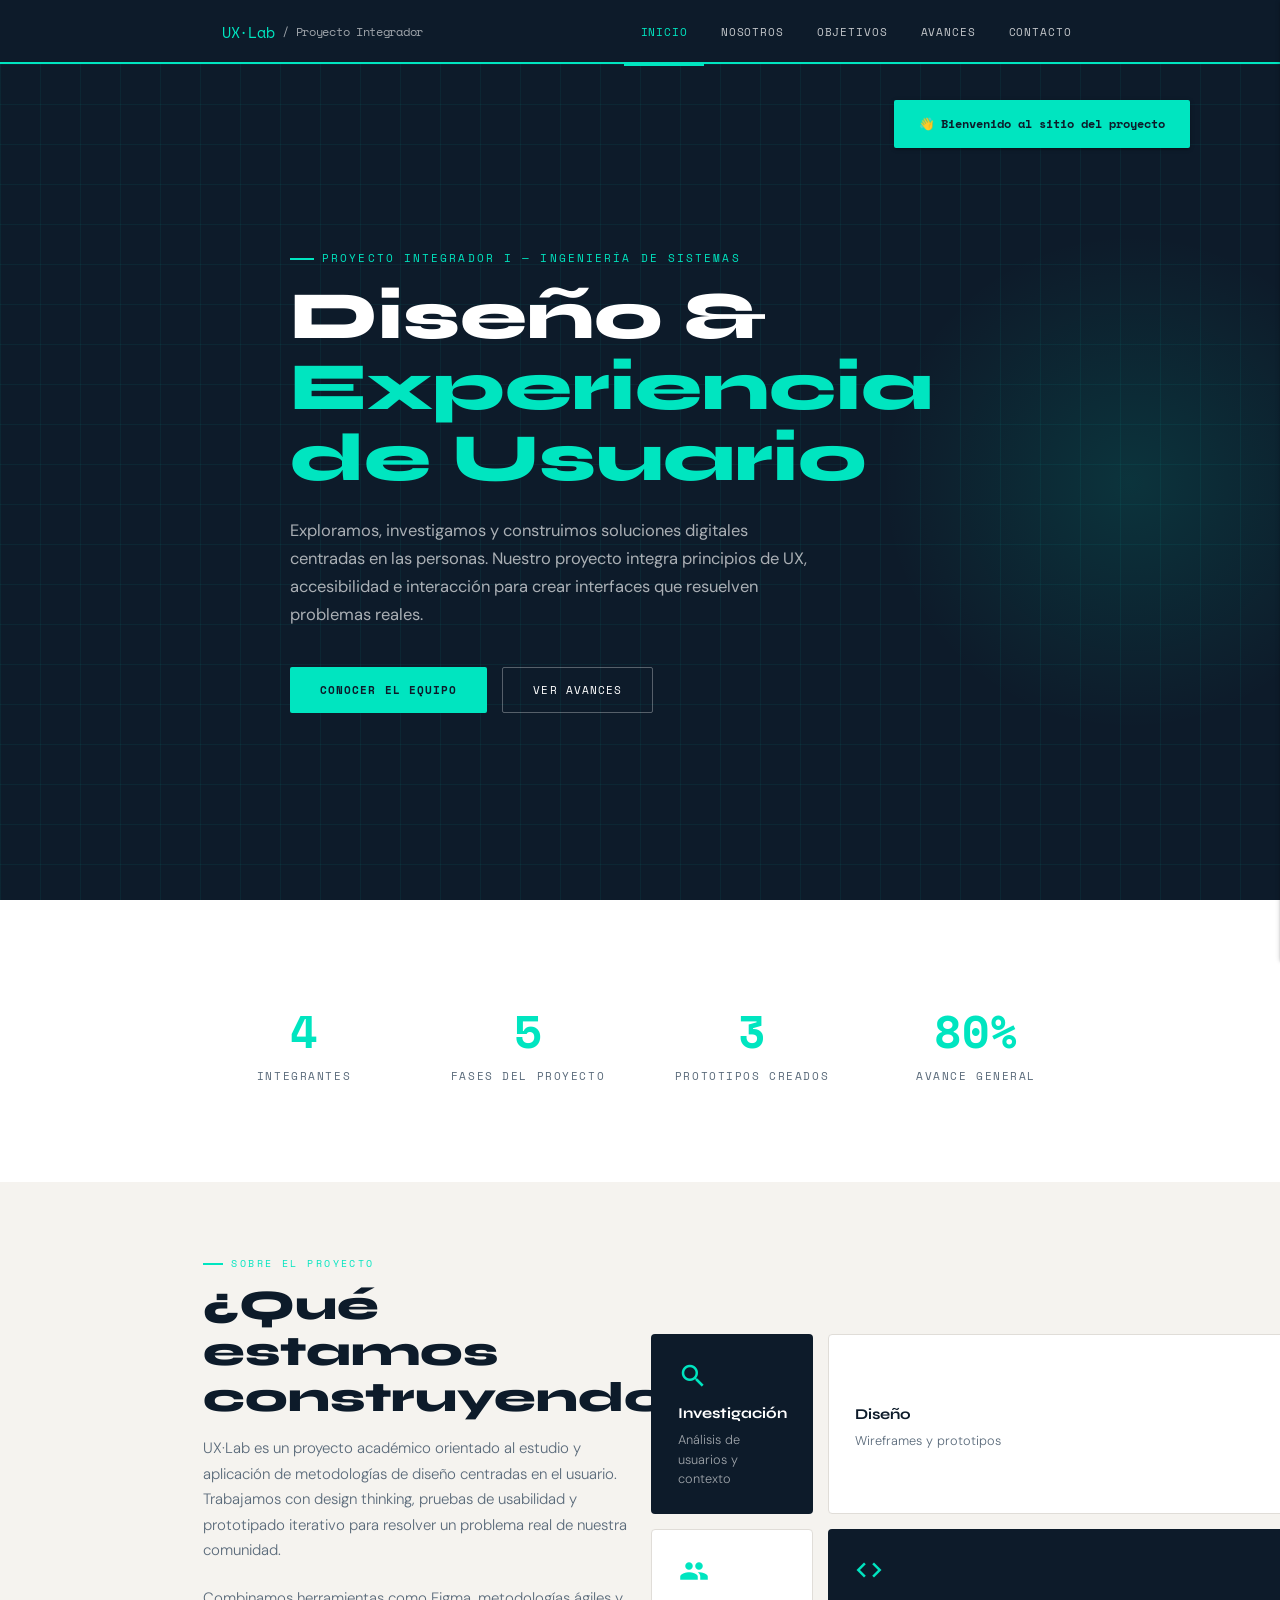
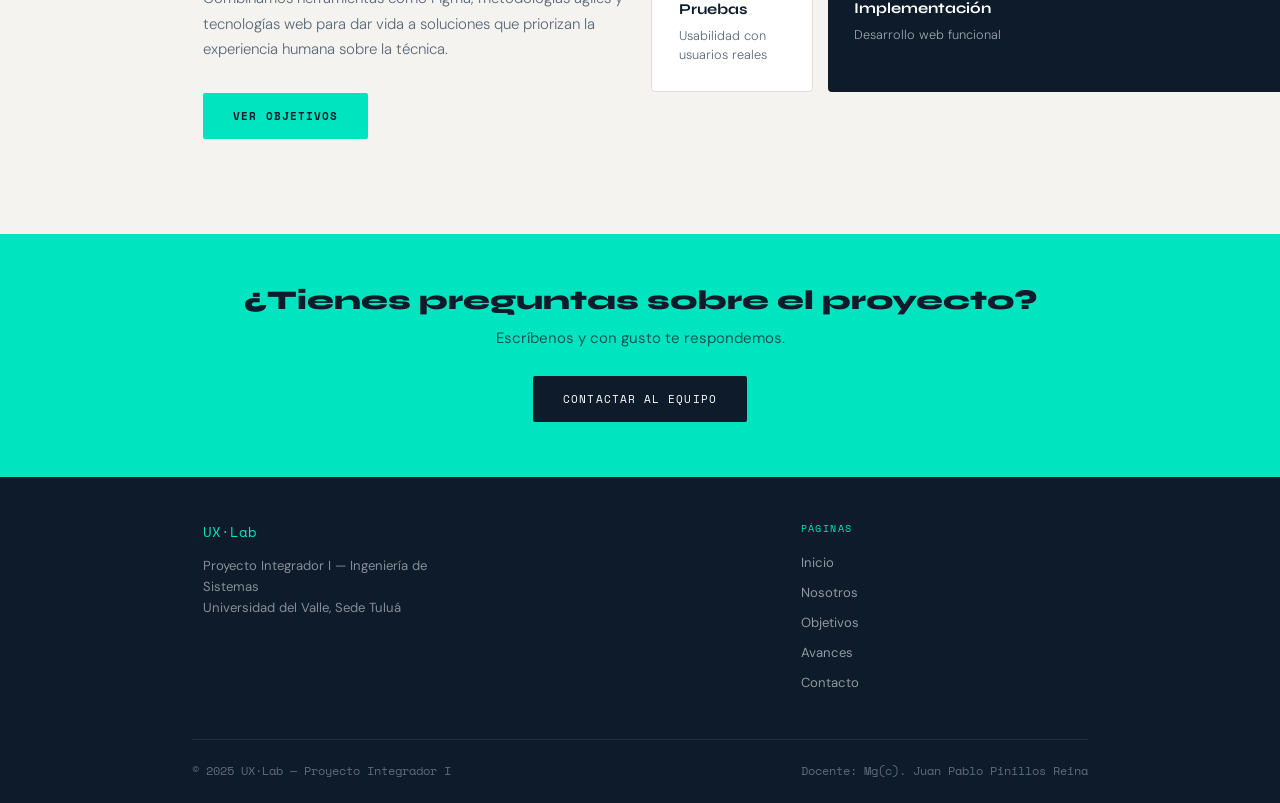
<file: index.html>
<!DOCTYPE html>
<html lang="es">
<head>
  <meta charset="UTF-8" />
  <meta name="viewport" content="width=device-width, initial-scale=1.0" />
  <title>UX·Lab — Proyecto Integrador</title>
  <!-- Materialize CSS -->
  <link rel="stylesheet" href="https://cdnjs.cloudflare.com/ajax/libs/materialize/1.0.0/css/materialize.min.css" />
  <!-- Material Icons -->
  <link href="https://fonts.googleapis.com/icon?family=Material+Icons" rel="stylesheet" />
  <!-- Custom CSS -->
  <link rel="stylesheet" href="css/style.css" />
</head>
<body>

  <!-- ══ NAVBAR ══════════════════════════════════════════════════════════ -->
  <nav>
    <div class="nav-wrapper container">
      <a href="index.html" class="brand-logo">UX·Lab <span>/ Proyecto Integrador</span></a>
      <a href="#" data-target="mobile-nav" class="sidenav-trigger right"><i class="material-icons">menu</i></a>
      <ul class="right hide-on-med-and-down">
        <li><a href="index.html">Inicio</a></li>
        <li><a href="nosotros.html">Nosotros</a></li>
        <li><a href="objetivos.html">Objetivos</a></li>
        <li><a href="avances.html">Avances</a></li>
        <li><a href="contacto.html">Contacto</a></li>
      </ul>
    </div>
  </nav>

  <!-- Sidenav mobile -->
  <ul class="sidenav" id="mobile-nav">
    <li><a href="index.html"><i class="material-icons">home</i>Inicio</a></li>
    <li><a href="nosotros.html"><i class="material-icons">group</i>Nosotros</a></li>
    <li><a href="objetivos.html"><i class="material-icons">flag</i>Objetivos</a></li>
    <li><a href="avances.html"><i class="material-icons">timeline</i>Avances</a></li>
    <li><a href="contacto.html"><i class="material-icons">mail</i>Contacto</a></li>
  </ul>

  <!-- ══ HERO ════════════════════════════════════════════════════════════ -->
  <section class="hero">
    <div class="hero-bg-grid"></div>
    <div class="hero-accent-circle"></div>
    <div class="hero-content container">
      <div class="hero-tag">Proyecto Integrador I — Ingeniería de Sistemas</div>
      <h1>
        Diseño &amp;
        <span class="highlight">Experiencia de Usuario</span>
      </h1>
      <p>
        Exploramos, investigamos y construimos soluciones digitales centradas en las personas.
        Nuestro proyecto integra principios de UX, accesibilidad e interacción para crear
        interfaces que resuelven problemas reales.
      </p>
      <div class="hero-cta">
        <a href="nosotros.html" class="btn btn-primary-custom waves-effect">Conocer el equipo</a>
        <a href="avances.html" class="btn btn-outline-custom waves-effect">Ver avances</a>
      </div>
    </div>
  </section>

  <!-- ══ STATS ════════════════════════════════════════════════════════════ -->
  <section class="section-block white">
    <div class="container">
      <div class="row" style="margin-bottom:0;">
        <div class="col s12 m3 center-align fade-in">
          <div style="padding:1.5rem 0;">
            <div class="stat-number" data-target="4" data-suffix="" style="font-family:'Space Mono',monospace;font-size:3rem;font-weight:700;color:var(--accent);">0</div>
            <div style="font-family:'Space Mono',monospace;font-size:0.7rem;letter-spacing:.15em;text-transform:uppercase;color:var(--text-muted);margin-top:.25rem;">Integrantes</div>
          </div>
        </div>
        <div class="col s12 m3 center-align fade-in fade-in-delay-1">
          <div style="padding:1.5rem 0;">
            <div class="stat-number" data-target="5" data-suffix="" style="font-family:'Space Mono',monospace;font-size:3rem;font-weight:700;color:var(--accent);">0</div>
            <div style="font-family:'Space Mono',monospace;font-size:0.7rem;letter-spacing:.15em;text-transform:uppercase;color:var(--text-muted);margin-top:.25rem;">Fases del proyecto</div>
          </div>
        </div>
        <div class="col s12 m3 center-align fade-in fade-in-delay-2">
          <div style="padding:1.5rem 0;">
            <div class="stat-number" data-target="3" data-suffix="" style="font-family:'Space Mono',monospace;font-size:3rem;font-weight:700;color:var(--accent);">0</div>
            <div style="font-family:'Space Mono',monospace;font-size:0.7rem;letter-spacing:.15em;text-transform:uppercase;color:var(--text-muted);margin-top:.25rem;">Prototipos creados</div>
          </div>
        </div>
        <div class="col s12 m3 center-align fade-in fade-in-delay-3">
          <div style="padding:1.5rem 0;">
            <div class="stat-number" data-target="80" data-suffix="%" style="font-family:'Space Mono',monospace;font-size:3rem;font-weight:700;color:var(--accent);">0</div>
            <div style="font-family:'Space Mono',monospace;font-size:0.7rem;letter-spacing:.15em;text-transform:uppercase;color:var(--text-muted);margin-top:.25rem;">Avance general</div>
          </div>
        </div>
      </div>
    </div>
  </section>

  <!-- ══ ABOUT BRIEF ══════════════════════════════════════════════════════ -->
  <section class="section-block light">
    <div class="container">
      <div class="row valign-wrapper">
        <div class="col s12 m6 fade-in">
          <div class="section-label">Sobre el proyecto</div>
          <h2 class="section-title">¿Qué estamos construyendo?</h2>
          <p style="color:var(--text-muted);line-height:1.7;margin-bottom:1.5rem;">
            UX·Lab es un proyecto académico orientado al estudio y aplicación de metodologías
            de diseño centradas en el usuario. Trabajamos con design thinking, pruebas de
            usabilidad y prototipado iterativo para resolver un problema real de nuestra comunidad.
          </p>
          <p style="color:var(--text-muted);line-height:1.7;margin-bottom:2rem;">
            Combinamos herramientas como Figma, metodologías ágiles y tecnologías web para
            dar vida a soluciones que priorizan la experiencia humana sobre la técnica.
          </p>
          <a href="objetivos.html" class="btn btn-primary-custom waves-effect">Ver objetivos</a>
        </div>
        <div class="col s12 m6 fade-in fade-in-delay-2">
          <div style="display:grid;grid-template-columns:1fr 1fr;gap:1rem;margin-top:2rem;">
            <div style="background:var(--primary);border-radius:4px;padding:1.75rem;color:white;">
              <i class="material-icons" style="color:var(--accent);font-size:2rem;display:block;margin-bottom:.75rem;">search</i>
              <div style="font-family:'Syne',sans-serif;font-weight:700;margin-bottom:.4rem;">Investigación</div>
              <p style="font-size:.85rem;color:rgba(255,255,255,.6);margin:0;line-height:1.5;">Análisis de usuarios y contexto</p>
            </div>
            <div style="background:var(--card-bg);border:1px solid var(--border);border-radius:4px;padding:1.75rem;">
              <i class="material-icons" style="color:var(--accent);font-size:2rem;display:block;margin-bottom:.75rem;">design_services</i>
              <div style="font-family:'Syne',sans-serif;font-weight:700;margin-bottom:.4rem;">Diseño</div>
              <p style="font-size:.85rem;color:var(--text-muted);margin:0;line-height:1.5;">Wireframes y prototipos</p>
            </div>
            <div style="background:var(--card-bg);border:1px solid var(--border);border-radius:4px;padding:1.75rem;">
              <i class="material-icons" style="color:var(--accent);font-size:2rem;display:block;margin-bottom:.75rem;">people</i>
              <div style="font-family:'Syne',sans-serif;font-weight:700;margin-bottom:.4rem;">Pruebas</div>
              <p style="font-size:.85rem;color:var(--text-muted);margin:0;line-height:1.5;">Usabilidad con usuarios reales</p>
            </div>
            <div style="background:var(--primary);border-radius:4px;padding:1.75rem;color:white;">
              <i class="material-icons" style="color:var(--accent);font-size:2rem;display:block;margin-bottom:.75rem;">code</i>
              <div style="font-family:'Syne',sans-serif;font-weight:700;margin-bottom:.4rem;">Implementación</div>
              <p style="font-size:.85rem;color:rgba(255,255,255,.6);margin:0;line-height:1.5;">Desarrollo web funcional</p>
            </div>
          </div>
        </div>
      </div>
    </div>
  </section>

  <!-- ══ CTA BAND ═════════════════════════════════════════════════════════ -->
  <section style="background:var(--accent);padding:3.5rem 0;">
    <div class="container center-align">
      <h3 style="font-family:'Syne',sans-serif;font-weight:800;color:var(--primary);margin:0 0 .75rem;font-size:1.8rem;">¿Tienes preguntas sobre el proyecto?</h3>
      <p style="color:rgba(13,27,42,.7);margin:0 0 1.75rem;font-size:1rem;">Escríbenos y con gusto te respondemos.</p>
      <a href="contacto.html" class="btn waves-effect" style="background:var(--primary);color:white;font-family:'Space Mono',monospace;font-size:.72rem;letter-spacing:.1em;text-transform:uppercase;border-radius:2px;box-shadow:none;padding:0 2rem;height:46px;line-height:46px;">Contactar al equipo</a>
    </div>
  </section>

  <!-- ══ FOOTER ═══════════════════════════════════════════════════════════ -->
  <footer>
    <div class="container">
      <div class="row">
        <div class="col s12 m4">
          <div class="footer-brand">UX·Lab</div>
          <p class="footer-desc">Proyecto Integrador I — Ingeniería de Sistemas<br>Universidad del Valle, Sede Tuluá</p>
        </div>
        <div class="col s12 m4 offset-m4">
          <div class="footer-label">Páginas</div>
          <ul class="footer-links">
            <li><a href="index.html">Inicio</a></li>
            <li><a href="nosotros.html">Nosotros</a></li>
            <li><a href="objetivos.html">Objetivos</a></li>
            <li><a href="avances.html">Avances</a></li>
            <li><a href="contacto.html">Contacto</a></li>
          </ul>
        </div>
      </div>
      <div class="footer-bottom">
        <span>© 2025 UX·Lab — Proyecto Integrador I</span>
        <span>Docente: Mg(c). Juan Pablo Pinillos Reina</span>
      </div>
    </div>
  </footer>

  <!-- Materialize JS -->
  <script src="https://cdnjs.cloudflare.com/ajax/libs/materialize/1.0.0/js/materialize.min.js"></script>
  <script src="js/main.js"></script>
</body>
</html>
</file>
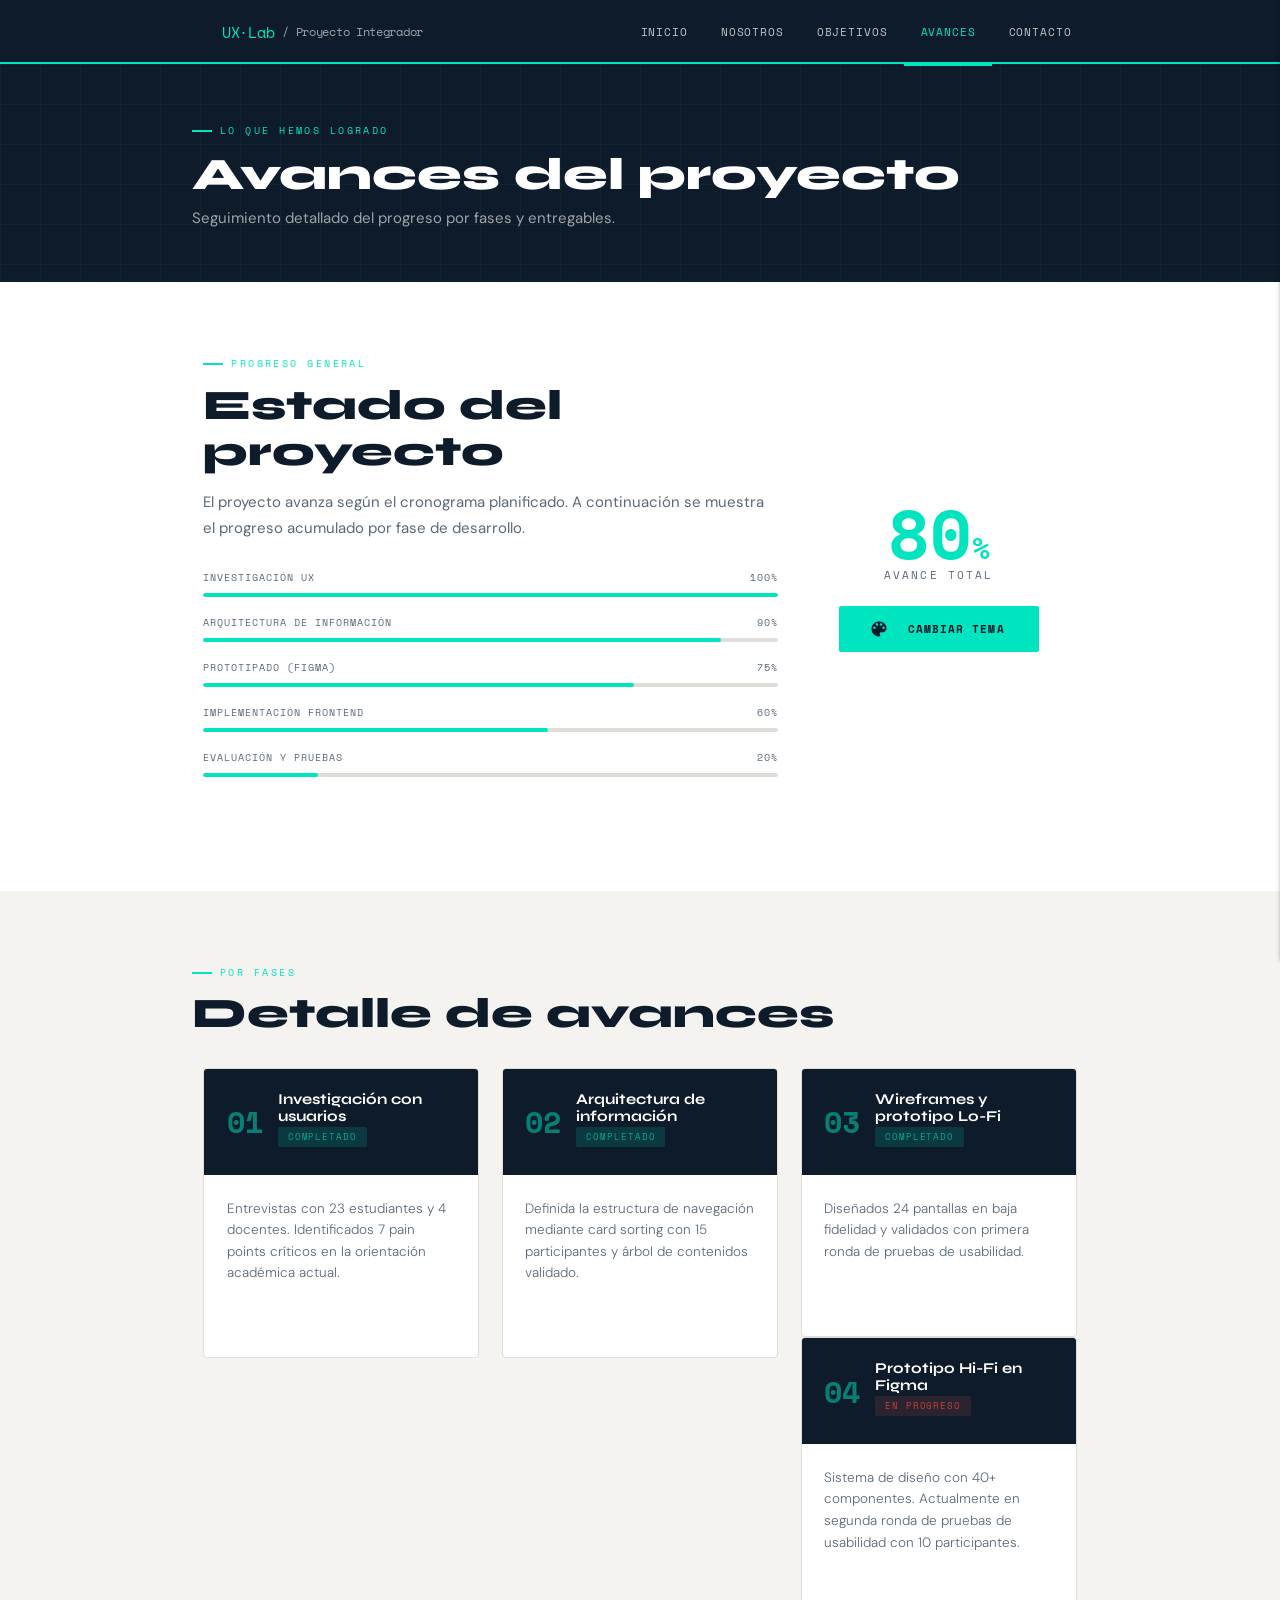
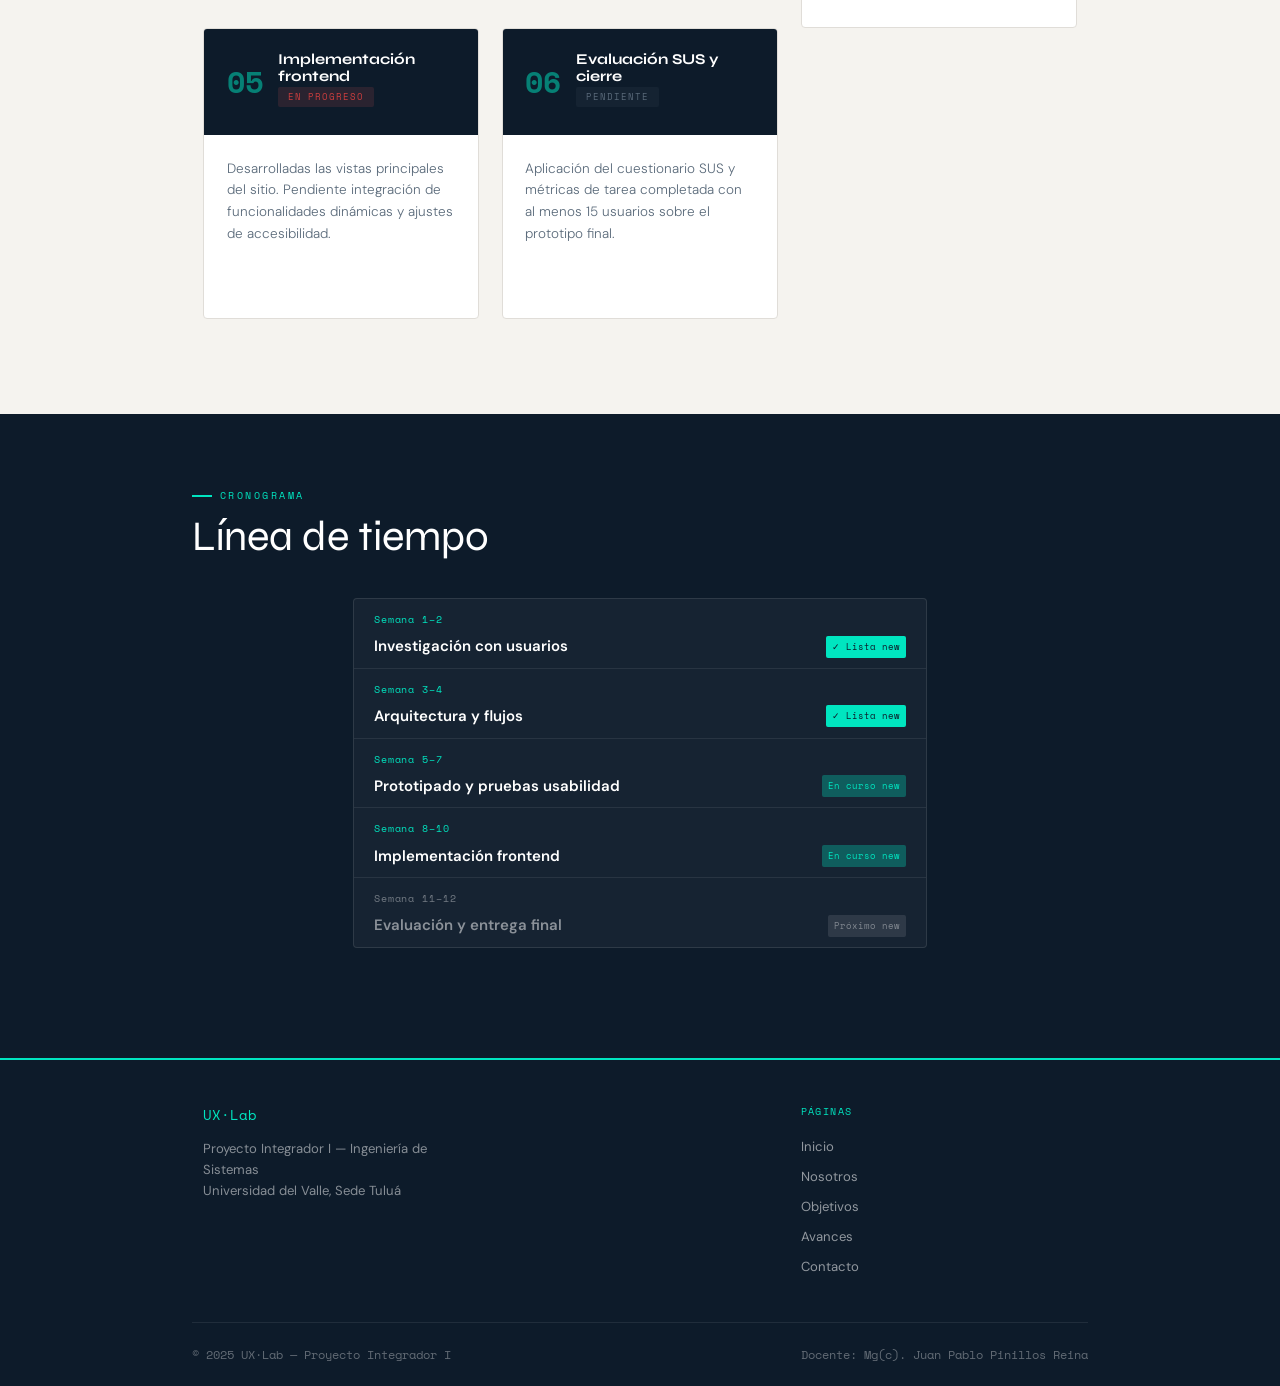
<file: avances.html>
<!DOCTYPE html>
<html lang="es">
<head>
  <meta charset="UTF-8" />
  <meta name="viewport" content="width=device-width, initial-scale=1.0" />
  <title>Avances — UX·Lab</title>
  <link rel="stylesheet" href="https://cdnjs.cloudflare.com/ajax/libs/materialize/1.0.0/css/materialize.min.css" />
  <link href="https://fonts.googleapis.com/icon?family=Material+Icons" rel="stylesheet" />
  <link rel="stylesheet" href="css/style.css" />
</head>
<body>

  <!-- ══ NAVBAR ══════════════════════════════════════════════════════════ -->
  <nav>
    <div class="nav-wrapper container">
      <a href="index.html" class="brand-logo">UX·Lab <span>/ Proyecto Integrador</span></a>
      <a href="#" data-target="mobile-nav" class="sidenav-trigger right"><i class="material-icons">menu</i></a>
      <ul class="right hide-on-med-and-down">
        <li><a href="index.html">Inicio</a></li>
        <li><a href="nosotros.html">Nosotros</a></li>
        <li><a href="objetivos.html">Objetivos</a></li>
        <li><a href="avances.html">Avances</a></li>
        <li><a href="contacto.html">Contacto</a></li>
      </ul>
    </div>
  </nav>
  <ul class="sidenav" id="mobile-nav">
    <li><a href="index.html"><i class="material-icons">home</i>Inicio</a></li>
    <li><a href="nosotros.html"><i class="material-icons">group</i>Nosotros</a></li>
    <li><a href="objetivos.html"><i class="material-icons">flag</i>Objetivos</a></li>
    <li><a href="avances.html"><i class="material-icons">timeline</i>Avances</a></li>
    <li><a href="contacto.html"><i class="material-icons">mail</i>Contacto</a></li>
  </ul>

  <!-- ══ PAGE HERO ════════════════════════════════════════════════════════ -->
  <section class="page-hero">
    <div class="container">
      <div class="section-label" style="position:relative;z-index:1;">Lo que hemos logrado</div>
      <h1>Avances del proyecto</h1>
      <p>Seguimiento detallado del progreso por fases y entregables.</p>
    </div>
  </section>

  <!-- ══ PROGRESO GLOBAL ══════════════════════════════════════════════════ -->
  <section class="section-block white">
    <div class="container">
      <div class="row valign-wrapper">
        <div class="col s12 m8 fade-in">
          <div class="section-label">Progreso general</div>
          <h2 class="section-title">Estado del proyecto</h2>
          <p style="color:var(--text-muted);line-height:1.7;margin-bottom:2rem;">
            El proyecto avanza según el cronograma planificado. A continuación se muestra
            el progreso acumulado por fase de desarrollo.
          </p>
          <div style="margin-bottom:1.25rem;">
            <div class="progress-label"><span>Investigación UX</span><span>100%</span></div>
            <div class="progress"><div class="determinate" style="width:100%"></div></div>
          </div>
          <div style="margin-bottom:1.25rem;">
            <div class="progress-label"><span>Arquitectura de información</span><span>90%</span></div>
            <div class="progress"><div class="determinate" style="width:90%"></div></div>
          </div>
          <div style="margin-bottom:1.25rem;">
            <div class="progress-label"><span>Prototipado (Figma)</span><span>75%</span></div>
            <div class="progress"><div class="determinate" style="width:75%"></div></div>
          </div>
          <div style="margin-bottom:1.25rem;">
            <div class="progress-label"><span>Implementación frontend</span><span>60%</span></div>
            <div class="progress"><div class="determinate" style="width:60%"></div></div>
          </div>
          <div style="margin-bottom:1.25rem;">
            <div class="progress-label"><span>Evaluación y pruebas</span><span>20%</span></div>
            <div class="progress"><div class="determinate" style="width:20%"></div></div>
          </div>
        </div>
        <div class="col s12 m4 center-align fade-in fade-in-delay-2">
          <div style="font-family:'Space Mono',monospace;font-size:4.5rem;font-weight:700;color:var(--accent);line-height:1;">80<span style="font-size:2rem;">%</span></div>
          <div style="font-family:'Space Mono',monospace;font-size:.7rem;letter-spacing:.2em;text-transform:uppercase;color:var(--text-muted);">Avance total</div>
          <div style="margin-top:1.5rem;">
            <!-- Botón con interacción JS: cambiar color de fondo -->
            <button id="toggle-color-btn" class="btn btn-primary-custom waves-effect" style="display:block;margin:0 auto;width:100%;max-width:200px;">
              <i class="material-icons left">palette</i>Cambiar tema
            </button>
          </div>
        </div>
      </div>
    </div>
  </section>

  <!-- ══ CARDS DE AVANCES ══════════════════════════════════════════════════ -->
  <section class="section-block light" id="avances-section">
    <div class="container">
      <div class="section-label fade-in">Por fases</div>
      <h2 class="section-title fade-in">Detalle de avances</h2>

      <!-- Materialize Grid System -->
      <div class="row" style="margin-top:2rem;">

        <!-- Avance 1 -->
        <div class="col s12 m6 l4 fade-in">
          <div class="avance-card">
            <div class="avance-card-header">
              <div class="avance-number">01</div>
              <div>
                <h5>Investigación con usuarios</h5>
                <span class="tag-badge tag-done">Completado</span>
              </div>
            </div>
            <div class="avance-card-body">
              <p>Entrevistas con 23 estudiantes y 4 docentes. Identificados 7 pain points críticos en la orientación académica actual.</p>
              <div id="detail-1" style="display:none;">
                <p style="border-top:1px solid var(--border);padding-top:1rem;margin-top:1rem;">
                  <strong>Entregables:</strong> Informe de investigación (18 pág.), mapa de empatía, 5 personas primarias, journey map principal.
                </p>
                <p><strong>Herramientas:</strong> Formularios Google, Notion, Miro.</p>
              </div>
              <button class="btn btn-outline-custom waves-effect toggle-detail-btn" data-target="detail-1" style="font-size:.65rem;height:36px;line-height:34px;padding:0 1rem;">Ver detalle</button>
            </div>
          </div>
        </div>

        <!-- Avance 2 -->
        <div class="col s12 m6 l4 fade-in fade-in-delay-1">
          <div class="avance-card">
            <div class="avance-card-header">
              <div class="avance-number">02</div>
              <div>
                <h5>Arquitectura de información</h5>
                <span class="tag-badge tag-done">Completado</span>
              </div>
            </div>
            <div class="avance-card-body">
              <p>Definida la estructura de navegación mediante card sorting con 15 participantes y árbol de contenidos validado.</p>
              <div id="detail-2" style="display:none;">
                <p style="border-top:1px solid var(--border);padding-top:1rem;margin-top:1rem;">
                  <strong>Entregables:</strong> Mapa de sitio, flujos de usuario para 3 tareas principales, taxonomía de contenidos.
                </p>
                <p><strong>Herramientas:</strong> Optimal Workshop, Figma FigJam.</p>
              </div>
              <button class="btn btn-outline-custom waves-effect toggle-detail-btn" data-target="detail-2" style="font-size:.65rem;height:36px;line-height:34px;padding:0 1rem;">Ver detalle</button>
            </div>
          </div>
        </div>

        <!-- Avance 3 -->
        <div class="col s12 m6 l4 fade-in fade-in-delay-2">
          <div class="avance-card">
            <div class="avance-card-header">
              <div class="avance-number">03</div>
              <div>
                <h5>Wireframes y prototipo Lo-Fi</h5>
                <span class="tag-badge tag-done">Completado</span>
              </div>
            </div>
            <div class="avance-card-body">
              <p>Diseñados 24 pantallas en baja fidelidad y validados con primera ronda de pruebas de usabilidad.</p>
              <div id="detail-3" style="display:none;">
                <p style="border-top:1px solid var(--border);padding-top:1rem;margin-top:1rem;">
                  <strong>Entregables:</strong> 24 wireframes, reporte de pruebas (8 participantes), lista de mejoras priorizadas.
                </p>
                <p><strong>Herramientas:</strong> Figma, Maze.</p>
              </div>
              <button class="btn btn-outline-custom waves-effect toggle-detail-btn" data-target="detail-3" style="font-size:.65rem;height:36px;line-height:34px;padding:0 1rem;">Ver detalle</button>
            </div>
          </div>
        </div>

        <!-- Avance 4 -->
        <div class="col s12 m6 l4 fade-in fade-in-delay-1">
          <div class="avance-card">
            <div class="avance-card-header">
              <div class="avance-number">04</div>
              <div>
                <h5>Prototipo Hi-Fi en Figma</h5>
                <span class="tag-badge tag-progress">En progreso</span>
              </div>
            </div>
            <div class="avance-card-body">
              <p>Sistema de diseño con 40+ componentes. Actualmente en segunda ronda de pruebas de usabilidad con 10 participantes.</p>
              <div id="detail-4" style="display:none;">
                <p style="border-top:1px solid var(--border);padding-top:1rem;margin-top:1rem;">
                  <strong>Pendiente:</strong> Finalizar pantallas de perfil y notificaciones. Aplicar correcciones ronda 2.
                </p>
                <p><strong>Herramientas:</strong> Figma, Design Tokens, Auto Layout.</p>
              </div>
              <button class="btn btn-outline-custom waves-effect toggle-detail-btn" data-target="detail-4" style="font-size:.65rem;height:36px;line-height:34px;padding:0 1rem;">Ver detalle</button>
            </div>
          </div>
        </div>

        <!-- Avance 5 -->
        <div class="col s12 m6 l4 fade-in fade-in-delay-2">
          <div class="avance-card">
            <div class="avance-card-header">
              <div class="avance-number">05</div>
              <div>
                <h5>Implementación frontend</h5>
                <span class="tag-badge tag-progress">En progreso</span>
              </div>
            </div>
            <div class="avance-card-body">
              <p>Desarrolladas las vistas principales del sitio. Pendiente integración de funcionalidades dinámicas y ajustes de accesibilidad.</p>
              <div id="detail-5" style="display:none;">
                <p style="border-top:1px solid var(--border);padding-top:1rem;margin-top:1rem;">
                  <strong>Completado:</strong> Home, perfil, listado de servicios. <br>
                  <strong>Pendiente:</strong> Buscador, notificaciones, formulario de citas.
                </p>
                <p><strong>Tecnologías:</strong> HTML5, CSS3, JS, Materialize.</p>
              </div>
              <button class="btn btn-outline-custom waves-effect toggle-detail-btn" data-target="detail-5" style="font-size:.65rem;height:36px;line-height:34px;padding:0 1rem;">Ver detalle</button>
            </div>
          </div>
        </div>

        <!-- Avance 6 -->
        <div class="col s12 m6 l4 fade-in fade-in-delay-3">
          <div class="avance-card">
            <div class="avance-card-header">
              <div class="avance-number">06</div>
              <div>
                <h5>Evaluación SUS y cierre</h5>
                <span class="tag-badge tag-pending">Pendiente</span>
              </div>
            </div>
            <div class="avance-card-body">
              <p>Aplicación del cuestionario SUS y métricas de tarea completada con al menos 15 usuarios sobre el prototipo final.</p>
              <div id="detail-6" style="display:none;">
                <p style="border-top:1px solid var(--border);padding-top:1rem;margin-top:1rem;">
                  <strong>Meta:</strong> SUS ≥ 70 puntos. Tasa de éxito en tareas ≥ 80%. Informe final de 25+ páginas.
                </p>
              </div>
              <button class="btn btn-outline-custom waves-effect toggle-detail-btn" data-target="detail-6" style="font-size:.65rem;height:36px;line-height:34px;padding:0 1rem;">Ver detalle</button>
            </div>
          </div>
        </div>

      </div><!-- end row -->
    </div>
  </section>

  <!-- ══ COLLECTIONS — Timeline ═══════════════════════════════════════════ -->
  <section class="section-block dark">
    <div class="container">
      <div class="section-label fade-in">Cronograma</div>
      <h2 class="section-title light fade-in">Línea de tiempo</h2>
      <div class="row" style="margin-top:2rem;">
        <div class="col s12 m8 offset-m2 fade-in">
          <ul class="collection" style="border:1px solid rgba(255,255,255,.1);border-radius:4px;background:rgba(255,255,255,.04);">
            <li class="collection-item" style="background:transparent;border-bottom:1px solid rgba(255,255,255,.08);">
              <span style="font-family:'Space Mono',monospace;font-size:.65rem;color:var(--accent);letter-spacing:.1em;display:block;margin-bottom:.25rem;">Semana 1–2</span>
              <span style="color:white;font-weight:600;">Investigación con usuarios</span>
              <span class="badge new" style="background:var(--accent);color:var(--primary);font-family:'Space Mono',monospace;font-size:.6rem;border-radius:2px;">✓ Lista</span>
            </li>
            <li class="collection-item" style="background:transparent;border-bottom:1px solid rgba(255,255,255,.08);">
              <span style="font-family:'Space Mono',monospace;font-size:.65rem;color:var(--accent);letter-spacing:.1em;display:block;margin-bottom:.25rem;">Semana 3–4</span>
              <span style="color:white;font-weight:600;">Arquitectura y flujos</span>
              <span class="badge new" style="background:var(--accent);color:var(--primary);font-family:'Space Mono',monospace;font-size:.6rem;border-radius:2px;">✓ Lista</span>
            </li>
            <li class="collection-item" style="background:transparent;border-bottom:1px solid rgba(255,255,255,.08);">
              <span style="font-family:'Space Mono',monospace;font-size:.65rem;color:var(--accent);letter-spacing:.1em;display:block;margin-bottom:.25rem;">Semana 5–7</span>
              <span style="color:white;font-weight:600;">Prototipado y pruebas usabilidad</span>
              <span class="badge new" style="background:rgba(0,229,192,.3);color:var(--accent);font-family:'Space Mono',monospace;font-size:.6rem;border-radius:2px;">En curso</span>
            </li>
            <li class="collection-item" style="background:transparent;border-bottom:1px solid rgba(255,255,255,.08);">
              <span style="font-family:'Space Mono',monospace;font-size:.65rem;color:var(--accent);letter-spacing:.1em;display:block;margin-bottom:.25rem;">Semana 8–10</span>
              <span style="color:white;font-weight:600;">Implementación frontend</span>
              <span class="badge new" style="background:rgba(0,229,192,.3);color:var(--accent);font-family:'Space Mono',monospace;font-size:.6rem;border-radius:2px;">En curso</span>
            </li>
            <li class="collection-item" style="background:transparent;">
              <span style="font-family:'Space Mono',monospace;font-size:.65rem;color:rgba(255,255,255,.4);letter-spacing:.1em;display:block;margin-bottom:.25rem;">Semana 11–12</span>
              <span style="color:rgba(255,255,255,.5);font-weight:600;">Evaluación y entrega final</span>
              <span class="badge new" style="background:rgba(255,255,255,.1);color:rgba(255,255,255,.4);font-family:'Space Mono',monospace;font-size:.6rem;border-radius:2px;">Próximo</span>
            </li>
          </ul>
        </div>
      </div>
    </div>
  </section>

  <!-- ══ FOOTER ═══════════════════════════════════════════════════════════ -->
  <footer>
    <div class="container">
      <div class="row">
        <div class="col s12 m4">
          <div class="footer-brand">UX·Lab</div>
          <p class="footer-desc">Proyecto Integrador I — Ingeniería de Sistemas<br>Universidad del Valle, Sede Tuluá</p>
        </div>
        <div class="col s12 m4 offset-m4">
          <div class="footer-label">Páginas</div>
          <ul class="footer-links">
            <li><a href="index.html">Inicio</a></li>
            <li><a href="nosotros.html">Nosotros</a></li>
            <li><a href="objetivos.html">Objetivos</a></li>
            <li><a href="avances.html">Avances</a></li>
            <li><a href="contacto.html">Contacto</a></li>
          </ul>
        </div>
      </div>
      <div class="footer-bottom">
        <span>© 2025 UX·Lab — Proyecto Integrador I</span>
        <span>Docente: Mg(c). Juan Pablo Pinillos Reina</span>
      </div>
    </div>
  </footer>

  <script src="https://cdnjs.cloudflare.com/ajax/libs/materialize/1.0.0/js/materialize.min.js"></script>
  <script src="js/main.js"></script>
</body>
</html>
</file>
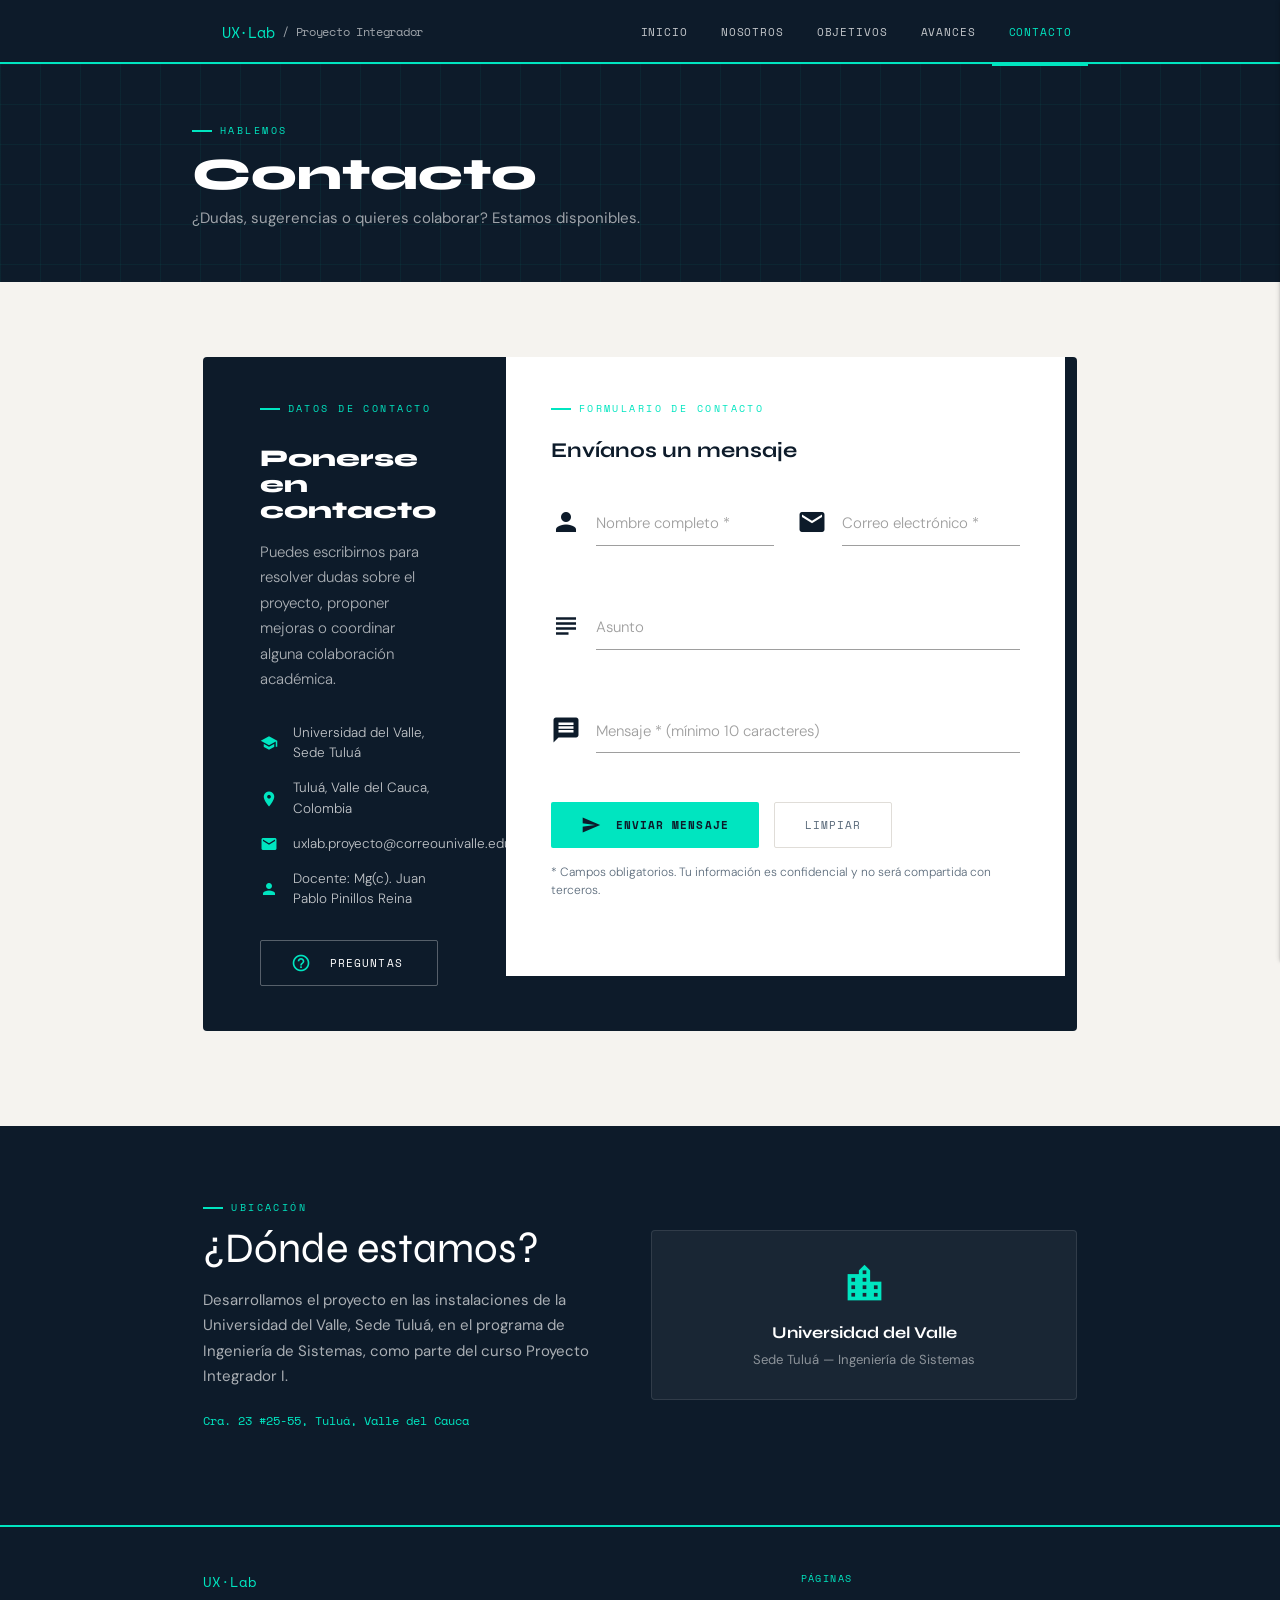
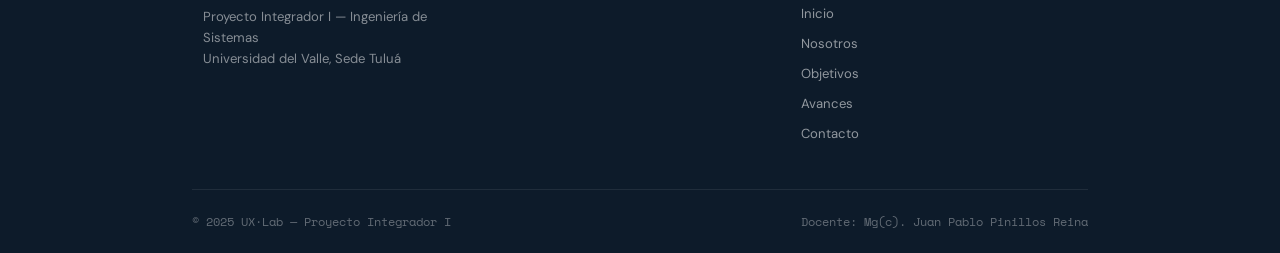
<file: contacto.html>
<!DOCTYPE html>
<html lang="es">
<head>
  <meta charset="UTF-8" />
  <meta name="viewport" content="width=device-width, initial-scale=1.0" />
  <title>Contacto — UX·Lab</title>
  <link rel="stylesheet" href="https://cdnjs.cloudflare.com/ajax/libs/materialize/1.0.0/css/materialize.min.css" />
  <link href="https://fonts.googleapis.com/icon?family=Material+Icons" rel="stylesheet" />
  <link rel="stylesheet" href="css/style.css" />
</head>
<body>

  <!-- ══ NAVBAR ══════════════════════════════════════════════════════════ -->
  <nav>
    <div class="nav-wrapper container">
      <a href="index.html" class="brand-logo">UX·Lab <span>/ Proyecto Integrador</span></a>
      <a href="#" data-target="mobile-nav" class="sidenav-trigger right"><i class="material-icons">menu</i></a>
      <ul class="right hide-on-med-and-down">
        <li><a href="index.html">Inicio</a></li>
        <li><a href="nosotros.html">Nosotros</a></li>
        <li><a href="objetivos.html">Objetivos</a></li>
        <li><a href="avances.html">Avances</a></li>
        <li><a href="contacto.html">Contacto</a></li>
      </ul>
    </div>
  </nav>
  <ul class="sidenav" id="mobile-nav">
    <li><a href="index.html"><i class="material-icons">home</i>Inicio</a></li>
    <li><a href="nosotros.html"><i class="material-icons">group</i>Nosotros</a></li>
    <li><a href="objetivos.html"><i class="material-icons">flag</i>Objetivos</a></li>
    <li><a href="avances.html"><i class="material-icons">timeline</i>Avances</a></li>
    <li><a href="contacto.html"><i class="material-icons">mail</i>Contacto</a></li>
  </ul>

  <!-- ══ PAGE HERO ════════════════════════════════════════════════════════ -->
  <section class="page-hero">
    <div class="container">
      <div class="section-label" style="position:relative;z-index:1;">Hablemos</div>
      <h1>Contacto</h1>
      <p>¿Dudas, sugerencias o quieres colaborar? Estamos disponibles.</p>
    </div>
  </section>

  <!-- ══ CONTACT SECTION ══════════════════════════════════════════════════ -->
  <section class="section-block light">
    <div class="container">
      <div class="row">
        <div class="col s12 fade-in">
          <div class="contact-wrapper">
            <div class="row" style="margin:0;">

              <!-- Info lateral -->
              <div class="col s12 m5 l4">
                <div class="contact-info">
                  <div class="section-label" style="margin-bottom:.75rem;">Datos de contacto</div>
                  <h3>Ponerse en contacto</h3>
                  <p>
                    Puedes escribirnos para resolver dudas sobre el proyecto, proponer mejoras
                    o coordinar alguna colaboración académica.
                  </p>

                  <div class="contact-detail">
                    <i class="material-icons">school</i>
                    <span>Universidad del Valle, Sede Tuluá</span>
                  </div>
                  <div class="contact-detail">
                    <i class="material-icons">location_on</i>
                    <span>Tuluá, Valle del Cauca, Colombia</span>
                  </div>
                  <div class="contact-detail">
                    <i class="material-icons">mail</i>
                    <span>uxlab.proyecto@correounivalle.edu.co</span>
                  </div>
                  <div class="contact-detail">
                    <i class="material-icons">person</i>
                    <span>Docente: Mg(c). Juan Pablo Pinillos Reina</span>
                  </div>

                  <!-- Modal trigger -->
                  <div style="margin-top:2rem;">
                    <a href="#faq-modal" class="modal-trigger btn btn-outline-custom waves-effect" style="border-color:rgba(255,255,255,.3)!important;color:white!important;display:block;text-align:center;">
                      <i class="material-icons left" style="color:var(--accent);">help_outline</i>Preguntas frecuentes
                    </a>
                  </div>
                </div>
              </div>

              <!-- Formulario -->
              <div class="col s12 m7 l8">
                <div class="contact-form-panel">
                  <div class="section-label">Formulario de contacto</div>
                  <h4>Envíanos un mensaje</h4>

                  <form id="contact-form" novalidate>
                    <div class="row">
                      <div class="input-field col s12 m6">
                        <i class="material-icons prefix">person</i>
                        <input id="nombre" type="text" />
                        <label for="nombre">Nombre completo *</label>
                      </div>
                      <div class="input-field col s12 m6">
                        <i class="material-icons prefix">email</i>
                        <input id="correo" type="email" />
                        <label for="correo">Correo electrónico *</label>
                      </div>
                    </div>

                    <div class="row">
                      <div class="input-field col s12">
                        <i class="material-icons prefix">subject</i>
                        <input id="asunto" type="text" />
                        <label for="asunto">Asunto</label>
                      </div>
                    </div>

                    <div class="row">
                      <div class="input-field col s12">
                        <i class="material-icons prefix">message</i>
                        <textarea id="mensaje" class="materialize-textarea"></textarea>
                        <label for="mensaje">Mensaje * (mínimo 10 caracteres)</label>
                      </div>
                    </div>

                    <div class="row">
                      <div class="col s12">
                        <div style="display:flex;gap:1rem;align-items:center;flex-wrap:wrap;">
                          <!-- Materialize Button estilizado -->
                          <button type="submit" class="btn btn-primary-custom waves-effect waves-light">
                            <i class="material-icons left">send</i>Enviar mensaje
                          </button>
                          <button type="button" id="reset-form-btn" class="btn btn-outline-custom waves-effect" style="border:1px solid var(--border)!important;color:var(--text-muted)!important;height:46px;line-height:44px;">
                            Limpiar
                          </button>
                        </div>
                        <p style="font-size:.8rem;color:var(--text-muted);margin-top:1rem;">
                          * Campos obligatorios. Tu información es confidencial y no será compartida con terceros.
                        </p>
                      </div>
                    </div>
                  </form>
                </div>
              </div>

            </div><!-- end row -->
          </div><!-- end contact-wrapper -->
        </div>
      </div>
    </div>
  </section>

  <!-- ══ MAP / LOCATION BAND ══════════════════════════════════════════════ -->
  <section class="section-block dark">
    <div class="container">
      <div class="row valign-wrapper">
        <div class="col s12 m6 fade-in">
          <div class="section-label">Ubicación</div>
          <h2 class="section-title light">¿Dónde estamos?</h2>
          <p style="color:rgba(255,255,255,.65);line-height:1.7;margin-bottom:1.5rem;">
            Desarrollamos el proyecto en las instalaciones de la Universidad del Valle,
            Sede Tuluá, en el programa de Ingeniería de Sistemas, como parte del curso
            Proyecto Integrador I.
          </p>
          <div style="font-family:'Space Mono',monospace;font-size:.8rem;color:var(--accent);">
            Cra. 23 #25-55, Tuluá, Valle del Cauca
          </div>
        </div>
        <div class="col s12 m6 fade-in fade-in-delay-2">
          <div style="background:rgba(255,255,255,.05);border:1px solid rgba(255,255,255,.1);border-radius:4px;padding:2rem;text-align:center;">
            <i class="material-icons" style="font-size:3rem;color:var(--accent);display:block;margin-bottom:1rem;">location_city</i>
            <div style="font-family:'Syne',sans-serif;font-weight:700;color:white;font-size:1.1rem;margin-bottom:.25rem;">Universidad del Valle</div>
            <div style="color:rgba(255,255,255,.5);font-size:.875rem;">Sede Tuluá — Ingeniería de Sistemas</div>
          </div>
        </div>
      </div>
    </div>
  </section>

  <!-- ══ MODAL FAQ ═════════════════════════════════════════════════════════ -->
  <div id="faq-modal" class="modal">
    <div class="modal-content">
      <h4 style="font-family:'Syne',sans-serif;font-weight:800;margin-bottom:1.5rem;">Preguntas frecuentes</h4>
      <div class="obj-item" style="margin-bottom:.75rem;">
        <div class="obj-content">
          <h5>¿Cuál es el objetivo del proyecto?</h5>
          <p>Diseñar e implementar una plataforma de orientación académica centrada en el usuario, aplicando metodologías UX.</p>
        </div>
      </div>
      <div class="obj-item" style="margin-bottom:.75rem;">
        <div class="obj-content">
          <h5>¿Quiénes pueden participar como testers?</h5>
          <p>Estudiantes de pregrado de cualquier programa de la Universidad del Valle, Sede Tuluá.</p>
        </div>
      </div>
      <div class="obj-item" style="margin-bottom:.75rem;">
        <div class="obj-content">
          <h5>¿Cuándo finaliza el proyecto?</h5>
          <p>La entrega final está programada para la semana 12 del semestre académico 2025-2.</p>
        </div>
      </div>
      <div class="obj-item">
        <div class="obj-content">
          <h5>¿Cómo puedo colaborar?</h5>
          <p>Escríbenos a través del formulario de contacto o contacta directamente al equipo del proyecto.</p>
        </div>
      </div>
    </div>
    <div class="modal-footer" style="padding:1rem 1.5rem;">
      <a href="#!" class="modal-close btn btn-primary-custom waves-effect">Cerrar</a>
    </div>
  </div>

  <!-- ══ FOOTER ═══════════════════════════════════════════════════════════ -->
  <footer>
    <div class="container">
      <div class="row">
        <div class="col s12 m4">
          <div class="footer-brand">UX·Lab</div>
          <p class="footer-desc">Proyecto Integrador I — Ingeniería de Sistemas<br>Universidad del Valle, Sede Tuluá</p>
        </div>
        <div class="col s12 m4 offset-m4">
          <div class="footer-label">Páginas</div>
          <ul class="footer-links">
            <li><a href="index.html">Inicio</a></li>
            <li><a href="nosotros.html">Nosotros</a></li>
            <li><a href="objetivos.html">Objetivos</a></li>
            <li><a href="avances.html">Avances</a></li>
            <li><a href="contacto.html">Contacto</a></li>
          </ul>
        </div>
      </div>
      <div class="footer-bottom">
        <span>© 2025 UX·Lab — Proyecto Integrador I</span>
        <span>Docente: Mg(c). Juan Pablo Pinillos Reina</span>
      </div>
    </div>
  </footer>

  <script src="https://cdnjs.cloudflare.com/ajax/libs/materialize/1.0.0/js/materialize.min.js"></script>
  <script src="js/main.js"></script>
  <script>
    // Botón limpiar formulario
    document.getElementById('reset-form-btn').addEventListener('click', function () {
      document.getElementById('contact-form').reset();
      M.updateTextFields();
    });
  </script>
</body>
</html>
</file>
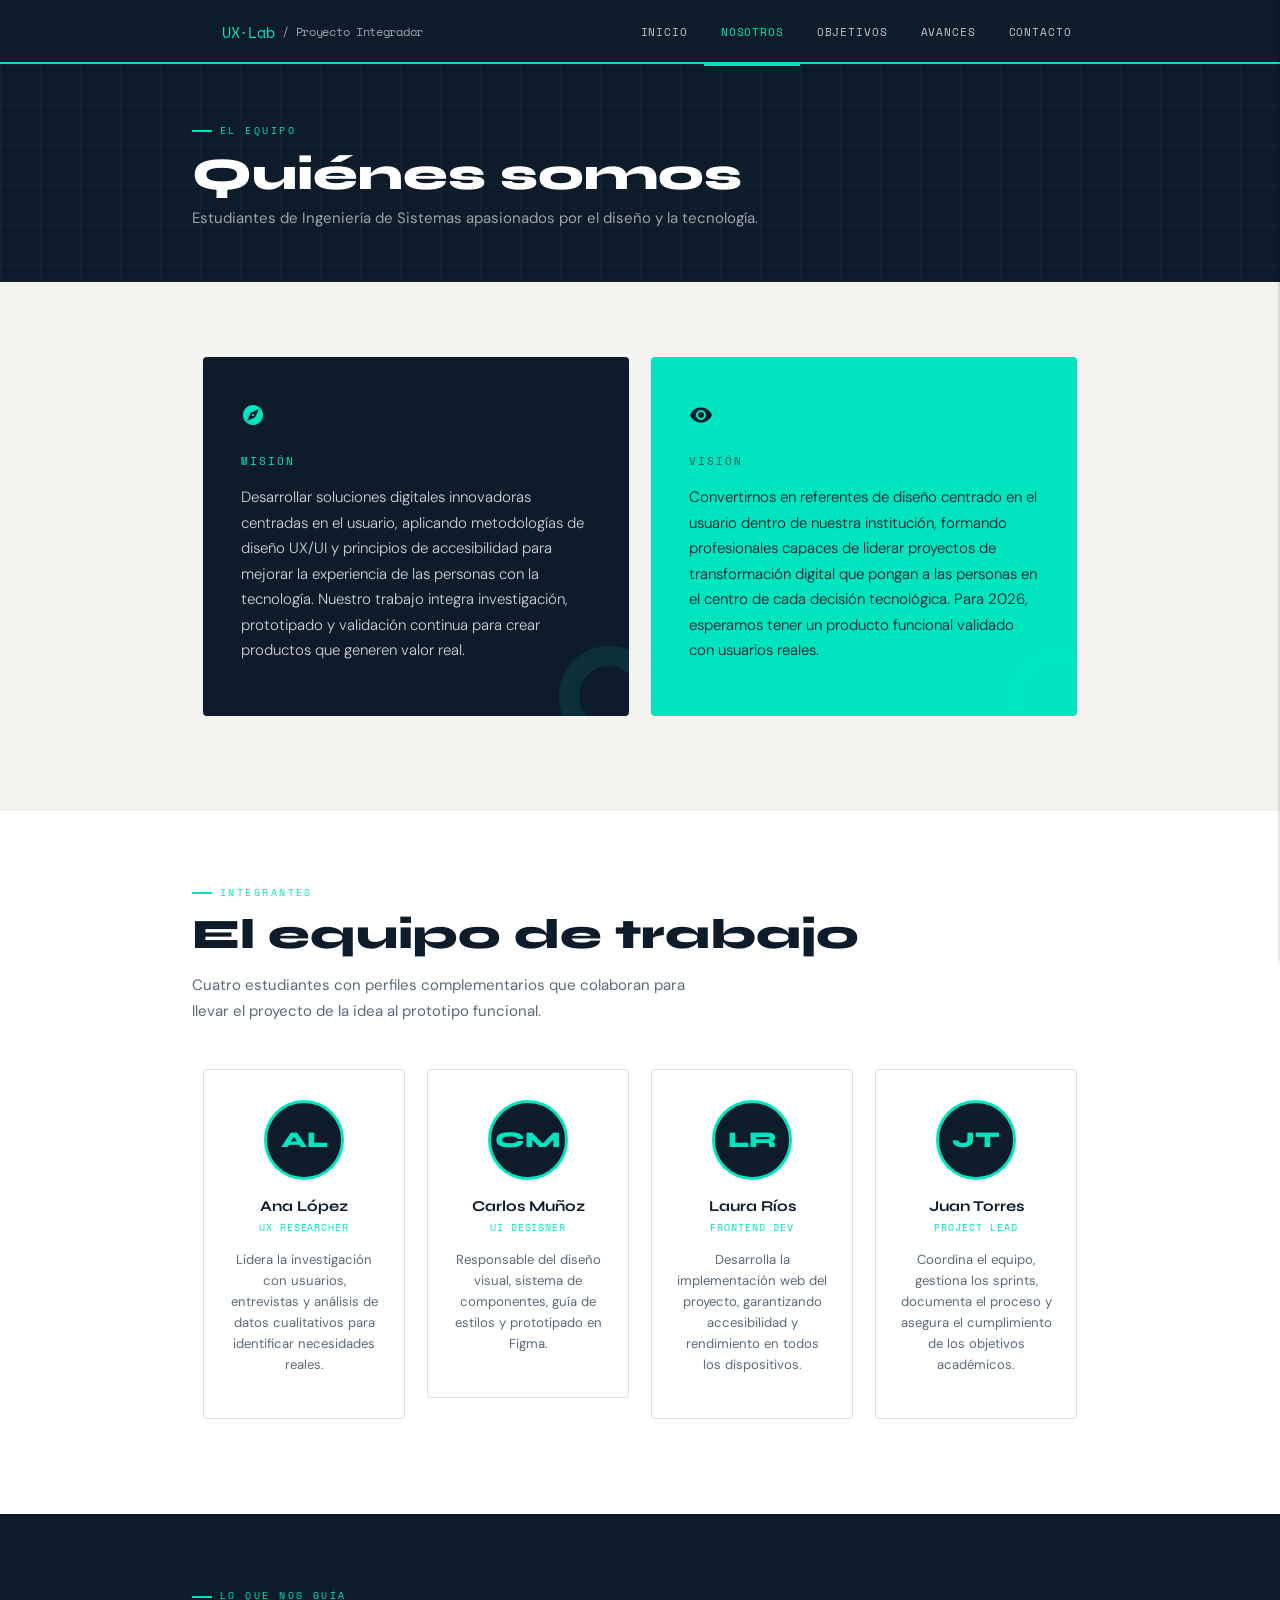
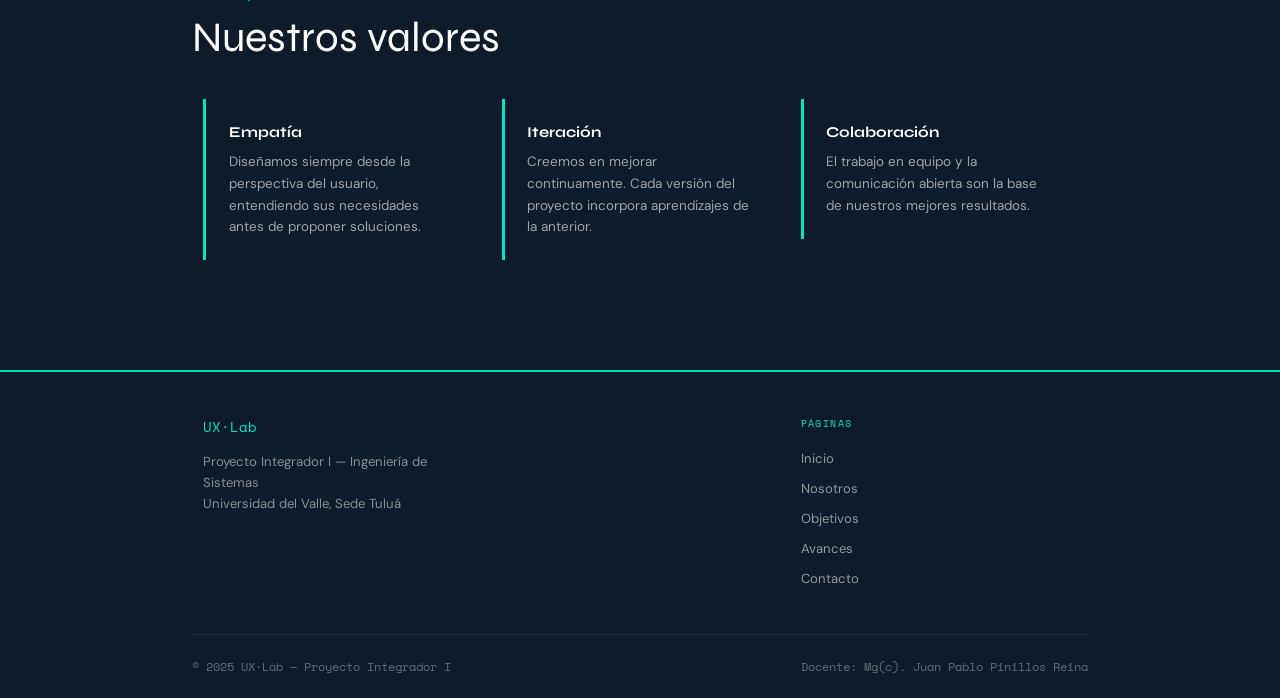
<file: nosotros.html>
<!DOCTYPE html>
<html lang="es">
<head>
  <meta charset="UTF-8" />
  <meta name="viewport" content="width=device-width, initial-scale=1.0" />
  <title>Nosotros — UX·Lab</title>
  <link rel="stylesheet" href="https://cdnjs.cloudflare.com/ajax/libs/materialize/1.0.0/css/materialize.min.css" />
  <link href="https://fonts.googleapis.com/icon?family=Material+Icons" rel="stylesheet" />
  <link rel="stylesheet" href="css/style.css" />
</head>
<body>

  <!-- ══ NAVBAR ══════════════════════════════════════════════════════════ -->
  <nav>
    <div class="nav-wrapper container">
      <a href="index.html" class="brand-logo">UX·Lab <span>/ Proyecto Integrador</span></a>
      <a href="#" data-target="mobile-nav" class="sidenav-trigger right"><i class="material-icons">menu</i></a>
      <ul class="right hide-on-med-and-down">
        <li><a href="index.html">Inicio</a></li>
        <li><a href="nosotros.html">Nosotros</a></li>
        <li><a href="objetivos.html">Objetivos</a></li>
        <li><a href="avances.html">Avances</a></li>
        <li><a href="contacto.html">Contacto</a></li>
      </ul>
    </div>
  </nav>
  <ul class="sidenav" id="mobile-nav">
    <li><a href="index.html"><i class="material-icons">home</i>Inicio</a></li>
    <li><a href="nosotros.html"><i class="material-icons">group</i>Nosotros</a></li>
    <li><a href="objetivos.html"><i class="material-icons">flag</i>Objetivos</a></li>
    <li><a href="avances.html"><i class="material-icons">timeline</i>Avances</a></li>
    <li><a href="contacto.html"><i class="material-icons">mail</i>Contacto</a></li>
  </ul>

  <!-- ══ PAGE HERO ════════════════════════════════════════════════════════ -->
  <section class="page-hero">
    <div class="container">
      <div class="section-label" style="position:relative;z-index:1;">El equipo</div>
      <h1>Quiénes somos</h1>
      <p>Estudiantes de Ingeniería de Sistemas apasionados por el diseño y la tecnología.</p>
    </div>
  </section>

  <!-- ══ MISIÓN Y VISIÓN ══════════════════════════════════════════════════ -->
  <section class="section-block light">
    <div class="container">
      <div class="row">
        <div class="col s12 m6 fade-in">
          <div class="mv-card">
            <div class="mv-icon"><i class="material-icons">explore</i></div>
            <div class="mv-title">Misión</div>
            <p class="mv-text">
              Desarrollar soluciones digitales innovadoras centradas en el usuario, aplicando
              metodologías de diseño UX/UI y principios de accesibilidad para mejorar la
              experiencia de las personas con la tecnología. Nuestro trabajo integra
              investigación, prototipado y validación continua para crear productos que
              generen valor real.
            </p>
          </div>
        </div>
        <div class="col s12 m6 fade-in fade-in-delay-1">
          <div class="mv-card" style="background:var(--accent);">
            <div class="mv-icon" style="color:var(--primary);"><i class="material-icons">visibility</i></div>
            <div class="mv-title" style="color:var(--primary);opacity:.7;">Visión</div>
            <p class="mv-text" style="color:var(--primary);">
              Convertirnos en referentes de diseño centrado en el usuario dentro de nuestra
              institución, formando profesionales capaces de liderar proyectos de transformación
              digital que pongan a las personas en el centro de cada decisión tecnológica. Para
              2026, esperamos tener un producto funcional validado con usuarios reales.
            </p>
          </div>
        </div>
      </div>
    </div>
  </section>

  <!-- ══ EQUIPO ════════════════════════════════════════════════════════════ -->
  <section class="section-block white">
    <div class="container">
      <div class="section-label fade-in">Integrantes</div>
      <h2 class="section-title fade-in">El equipo de trabajo</h2>
      <p style="color:var(--text-muted);max-width:520px;margin-bottom:3rem;line-height:1.7;" class="fade-in">
        Cuatro estudiantes con perfiles complementarios que colaboran para llevar el proyecto
        de la idea al prototipo funcional.
      </p>

      <!-- Materialize Cards — equipo -->
      <div class="row">
        <div class="col s12 m6 l3 fade-in">
          <div class="team-card">
            <div class="team-avatar">AL</div>
            <div class="team-name">Ana López</div>
            <div class="team-role">UX Researcher</div>
            <p class="team-desc">Lidera la investigación con usuarios, entrevistas y análisis de datos cualitativos para identificar necesidades reales.</p>
          </div>
        </div>
        <div class="col s12 m6 l3 fade-in fade-in-delay-1">
          <div class="team-card">
            <div class="team-avatar">CM</div>
            <div class="team-name">Carlos Muñoz</div>
            <div class="team-role">UI Designer</div>
            <p class="team-desc">Responsable del diseño visual, sistema de componentes, guía de estilos y prototipado en Figma.</p>
          </div>
        </div>
        <div class="col s12 m6 l3 fade-in fade-in-delay-2">
          <div class="team-card">
            <div class="team-avatar">LR</div>
            <div class="team-name">Laura Ríos</div>
            <div class="team-role">Frontend Dev</div>
            <p class="team-desc">Desarrolla la implementación web del proyecto, garantizando accesibilidad y rendimiento en todos los dispositivos.</p>
          </div>
        </div>
        <div class="col s12 m6 l3 fade-in fade-in-delay-3">
          <div class="team-card">
            <div class="team-avatar">JT</div>
            <div class="team-name">Juan Torres</div>
            <div class="team-role">Project Lead</div>
            <p class="team-desc">Coordina el equipo, gestiona los sprints, documenta el proceso y asegura el cumplimiento de los objetivos académicos.</p>
          </div>
        </div>
      </div>
    </div>
  </section>

  <!-- ══ VALORES ══════════════════════════════════════════════════════════ -->
  <section class="section-block dark">
    <div class="container">
      <div class="section-label fade-in">Lo que nos guía</div>
      <h2 class="section-title light fade-in">Nuestros valores</h2>
      <div class="row" style="margin-top:2.5rem;">
        <div class="col s12 m4 fade-in">
          <div style="padding:1.5rem;border-left:3px solid var(--accent);margin-bottom:1rem;">
            <div style="font-family:'Syne',sans-serif;font-weight:700;color:white;margin-bottom:.5rem;">Empatía</div>
            <p style="color:rgba(255,255,255,.6);font-size:.9rem;line-height:1.6;margin:0;">Diseñamos siempre desde la perspectiva del usuario, entendiendo sus necesidades antes de proponer soluciones.</p>
          </div>
        </div>
        <div class="col s12 m4 fade-in fade-in-delay-1">
          <div style="padding:1.5rem;border-left:3px solid var(--accent);margin-bottom:1rem;">
            <div style="font-family:'Syne',sans-serif;font-weight:700;color:white;margin-bottom:.5rem;">Iteración</div>
            <p style="color:rgba(255,255,255,.6);font-size:.9rem;line-height:1.6;margin:0;">Creemos en mejorar continuamente. Cada versión del proyecto incorpora aprendizajes de la anterior.</p>
          </div>
        </div>
        <div class="col s12 m4 fade-in fade-in-delay-2">
          <div style="padding:1.5rem;border-left:3px solid var(--accent);margin-bottom:1rem;">
            <div style="font-family:'Syne',sans-serif;font-weight:700;color:white;margin-bottom:.5rem;">Colaboración</div>
            <p style="color:rgba(255,255,255,.6);font-size:.9rem;line-height:1.6;margin:0;">El trabajo en equipo y la comunicación abierta son la base de nuestros mejores resultados.</p>
          </div>
        </div>
      </div>
    </div>
  </section>

  <!-- ══ FOOTER ═══════════════════════════════════════════════════════════ -->
  <footer>
    <div class="container">
      <div class="row">
        <div class="col s12 m4">
          <div class="footer-brand">UX·Lab</div>
          <p class="footer-desc">Proyecto Integrador I — Ingeniería de Sistemas<br>Universidad del Valle, Sede Tuluá</p>
        </div>
        <div class="col s12 m4 offset-m4">
          <div class="footer-label">Páginas</div>
          <ul class="footer-links">
            <li><a href="index.html">Inicio</a></li>
            <li><a href="nosotros.html">Nosotros</a></li>
            <li><a href="objetivos.html">Objetivos</a></li>
            <li><a href="avances.html">Avances</a></li>
            <li><a href="contacto.html">Contacto</a></li>
          </ul>
        </div>
      </div>
      <div class="footer-bottom">
        <span>© 2025 UX·Lab — Proyecto Integrador I</span>
        <span>Docente: Mg(c). Juan Pablo Pinillos Reina</span>
      </div>
    </div>
  </footer>

  <script src="https://cdnjs.cloudflare.com/ajax/libs/materialize/1.0.0/js/materialize.min.js"></script>
  <script src="js/main.js"></script>
</body>
</html>
</file>
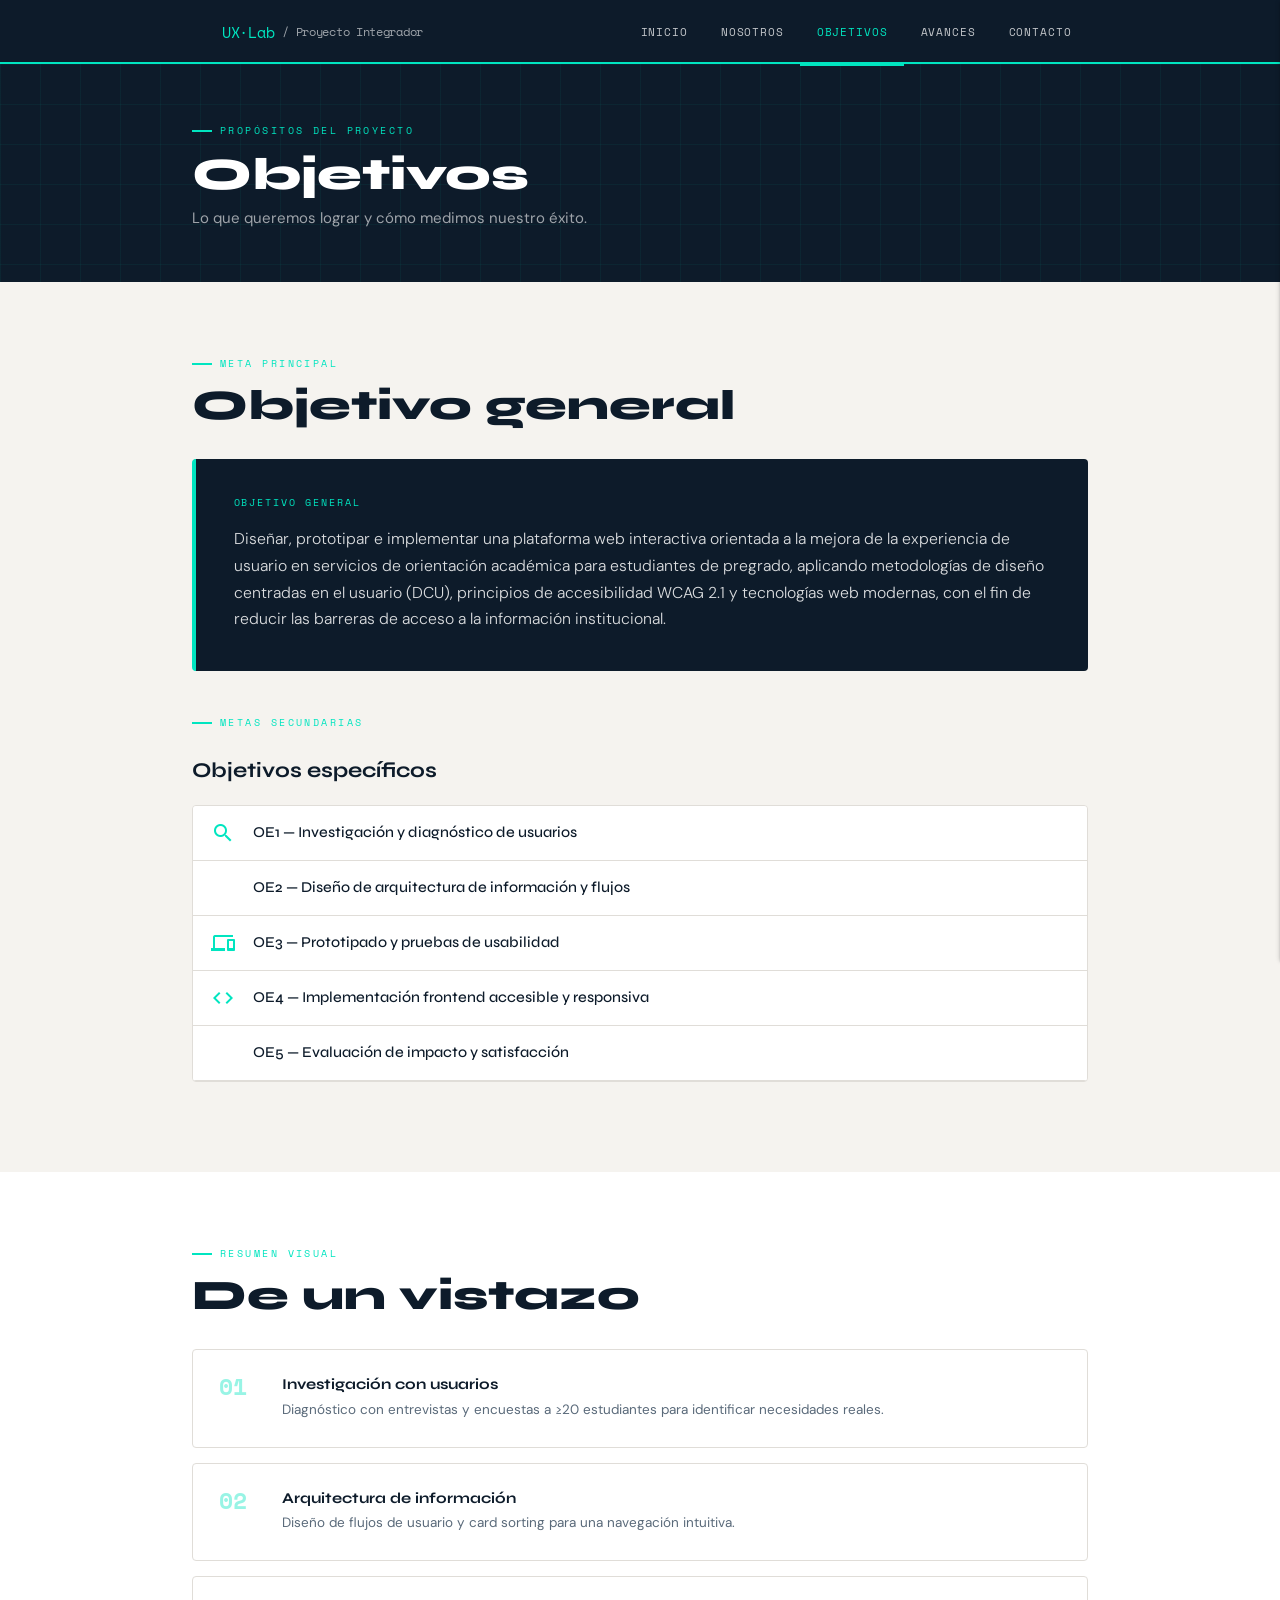
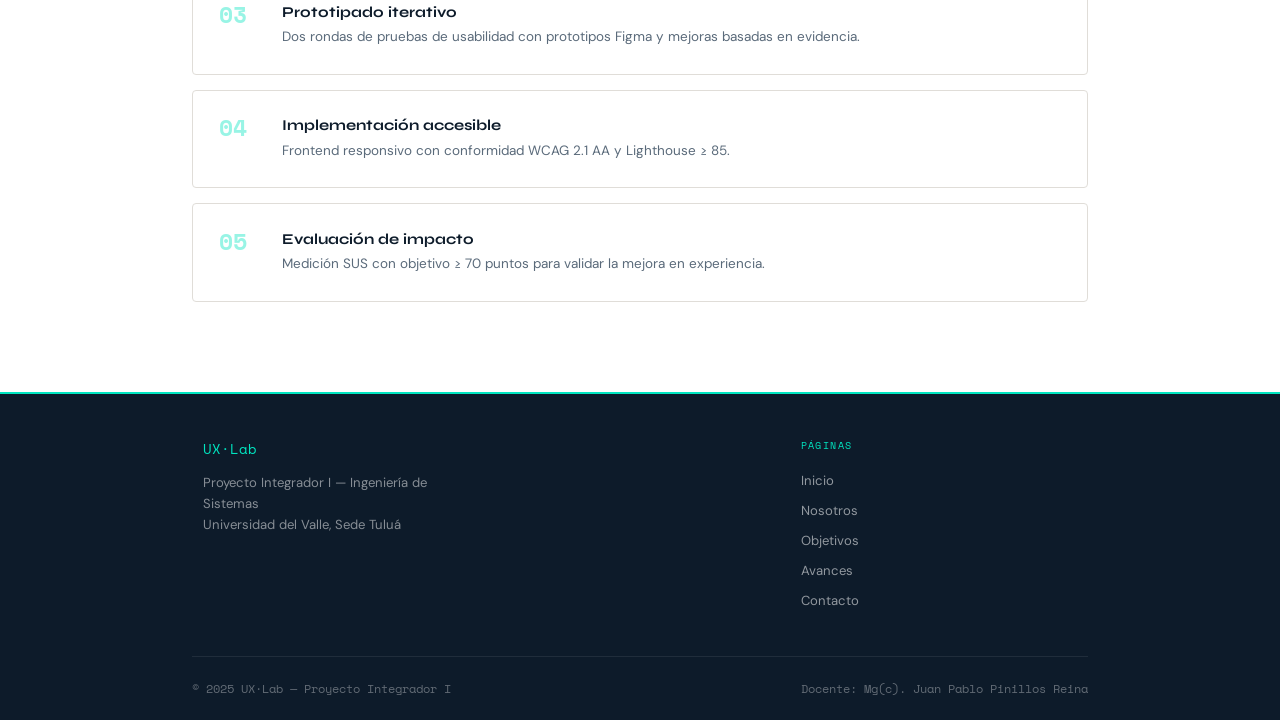
<file: objetivos.html>
<!DOCTYPE html>
<html lang="es">
<head>
  <meta charset="UTF-8" />
  <meta name="viewport" content="width=device-width, initial-scale=1.0" />
  <title>Objetivos — UX·Lab</title>
  <link rel="stylesheet" href="https://cdnjs.cloudflare.com/ajax/libs/materialize/1.0.0/css/materialize.min.css" />
  <link href="https://fonts.googleapis.com/icon?family=Material+Icons" rel="stylesheet" />
  <link rel="stylesheet" href="css/style.css" />
</head>
<body>

  <!-- ══ NAVBAR ══════════════════════════════════════════════════════════ -->
  <nav>
    <div class="nav-wrapper container">
      <a href="index.html" class="brand-logo">UX·Lab <span>/ Proyecto Integrador</span></a>
      <a href="#" data-target="mobile-nav" class="sidenav-trigger right"><i class="material-icons">menu</i></a>
      <ul class="right hide-on-med-and-down">
        <li><a href="index.html">Inicio</a></li>
        <li><a href="nosotros.html">Nosotros</a></li>
        <li><a href="objetivos.html">Objetivos</a></li>
        <li><a href="avances.html">Avances</a></li>
        <li><a href="contacto.html">Contacto</a></li>
      </ul>
    </div>
  </nav>
  <ul class="sidenav" id="mobile-nav">
    <li><a href="index.html"><i class="material-icons">home</i>Inicio</a></li>
    <li><a href="nosotros.html"><i class="material-icons">group</i>Nosotros</a></li>
    <li><a href="objetivos.html"><i class="material-icons">flag</i>Objetivos</a></li>
    <li><a href="avances.html"><i class="material-icons">timeline</i>Avances</a></li>
    <li><a href="contacto.html"><i class="material-icons">mail</i>Contacto</a></li>
  </ul>

  <!-- ══ PAGE HERO ════════════════════════════════════════════════════════ -->
  <section class="page-hero">
    <div class="container">
      <div class="section-label" style="position:relative;z-index:1;">Propósitos del proyecto</div>
      <h1>Objetivos</h1>
      <p>Lo que queremos lograr y cómo medimos nuestro éxito.</p>
    </div>
  </section>

  <!-- ══ OBJETIVO GENERAL ═════════════════════════════════════════════════ -->
  <section class="section-block light">
    <div class="container">
      <div class="section-label fade-in">Meta principal</div>
      <h2 class="section-title fade-in">Objetivo general</h2>

      <div class="obj-general fade-in" style="margin-top:2rem;">
        <div style="font-family:'Space Mono',monospace;font-size:.65rem;letter-spacing:.2em;text-transform:uppercase;color:var(--accent);margin-bottom:1rem;">Objetivo General</div>
        <p>
          Diseñar, prototipar e implementar una plataforma web interactiva orientada a la mejora
          de la experiencia de usuario en servicios de orientación académica para estudiantes de
          pregrado, aplicando metodologías de diseño centradas en el usuario (DCU), principios
          de accesibilidad WCAG 2.1 y tecnologías web modernas, con el fin de reducir las
          barreras de acceso a la información institucional.
        </p>
      </div>

      <!-- Collapsibles para objetivos específicos -->
      <div style="margin-top:3rem;">
        <div class="section-label fade-in">Metas secundarias</div>
        <h3 style="font-family:'Syne',sans-serif;font-weight:700;font-size:1.4rem;margin-bottom:1.5rem;" class="fade-in">Objetivos específicos</h3>

        <ul class="collapsible fade-in">
          <li>
            <div class="collapsible-header"><i class="material-icons">search</i><strong>OE1 — Investigación y diagnóstico de usuarios</strong></div>
            <div class="collapsible-body">
              <p>Realizar un diagnóstico detallado de las necesidades y puntos de dolor de los estudiantes de pregrado al buscar orientación académica, mediante entrevistas semiestructuradas, encuestas y sesiones de observación con al menos 20 participantes. Los resultados servirán como insumo principal para el diseño de la solución.</p>
            </div>
          </li>
          <li>
            <div class="collapsible-header"><i class="material-icons">design_services</i><strong>OE2 — Diseño de arquitectura de información y flujos</strong></div>
            <div class="collapsible-body">
              <p>Estructurar la arquitectura de información de la plataforma mediante mapas de sitio, flujos de usuario y card sorting, garantizando que la navegación sea intuitiva y que los contenidos respondan a los modelos mentales identificados en la fase de investigación.</p>
            </div>
          </li>
          <li>
            <div class="collapsible-header"><i class="material-icons">devices</i><strong>OE3 — Prototipado y pruebas de usabilidad</strong></div>
            <div class="collapsible-body">
              <p>Crear prototipos de baja y alta fidelidad en Figma, validarlos mediante al menos dos rondas de pruebas de usabilidad con usuarios reales, documentando hallazgos y realizando iteraciones de mejora basadas en evidencia cuantitativa y cualitativa recogida durante las sesiones.</p>
            </div>
          </li>
          <li>
            <div class="collapsible-header"><i class="material-icons">code</i><strong>OE4 — Implementación frontend accesible y responsiva</strong></div>
            <div class="collapsible-body">
              <p>Desarrollar la interfaz de la plataforma con HTML5, CSS3 y JavaScript, asegurando conformidad con criterios WCAG 2.1 nivel AA, diseño responsivo para dispositivos móviles y de escritorio, y una puntuación de rendimiento superior a 85 en Google Lighthouse.</p>
            </div>
          </li>
          <li>
            <div class="collapsible-header"><i class="material-icons">bar_chart</i><strong>OE5 — Evaluación de impacto y satisfacción</strong></div>
            <div class="collapsible-body">
              <p>Medir el impacto de la solución implementada a través del System Usability Scale (SUS) y métricas de tarea completada, con el objetivo de alcanzar una puntuación SUS ≥ 70, demostrando que la plataforma mejora efectivamente la experiencia de los usuarios respecto a los sistemas actuales.</p>
            </div>
          </li>
        </ul>
      </div>
    </div>
  </section>

  <!-- ══ OBJETIVOS COMO CARDS (vista rápida) ═════════════════════════════ -->
  <section class="section-block white">
    <div class="container">
      <div class="section-label fade-in">Resumen visual</div>
      <h2 class="section-title fade-in">De un vistazo</h2>
      <div style="margin-top:2rem;">
        <div class="obj-item fade-in">
          <div class="obj-number">01</div>
          <div class="obj-content">
            <h5>Investigación con usuarios</h5>
            <p>Diagnóstico con entrevistas y encuestas a ≥20 estudiantes para identificar necesidades reales.</p>
          </div>
        </div>
        <div class="obj-item fade-in fade-in-delay-1">
          <div class="obj-number">02</div>
          <div class="obj-content">
            <h5>Arquitectura de información</h5>
            <p>Diseño de flujos de usuario y card sorting para una navegación intuitiva.</p>
          </div>
        </div>
        <div class="obj-item fade-in fade-in-delay-2">
          <div class="obj-number">03</div>
          <div class="obj-content">
            <h5>Prototipado iterativo</h5>
            <p>Dos rondas de pruebas de usabilidad con prototipos Figma y mejoras basadas en evidencia.</p>
          </div>
        </div>
        <div class="obj-item fade-in fade-in-delay-3">
          <div class="obj-number">04</div>
          <div class="obj-content">
            <h5>Implementación accesible</h5>
            <p>Frontend responsivo con conformidad WCAG 2.1 AA y Lighthouse ≥ 85.</p>
          </div>
        </div>
        <div class="obj-item fade-in fade-in-delay-4">
          <div class="obj-number">05</div>
          <div class="obj-content">
            <h5>Evaluación de impacto</h5>
            <p>Medición SUS con objetivo ≥ 70 puntos para validar la mejora en experiencia.</p>
          </div>
        </div>
      </div>
    </div>
  </section>

  <!-- ══ FOOTER ═══════════════════════════════════════════════════════════ -->
  <footer>
    <div class="container">
      <div class="row">
        <div class="col s12 m4">
          <div class="footer-brand">UX·Lab</div>
          <p class="footer-desc">Proyecto Integrador I — Ingeniería de Sistemas<br>Universidad del Valle, Sede Tuluá</p>
        </div>
        <div class="col s12 m4 offset-m4">
          <div class="footer-label">Páginas</div>
          <ul class="footer-links">
            <li><a href="index.html">Inicio</a></li>
            <li><a href="nosotros.html">Nosotros</a></li>
            <li><a href="objetivos.html">Objetivos</a></li>
            <li><a href="avances.html">Avances</a></li>
            <li><a href="contacto.html">Contacto</a></li>
          </ul>
        </div>
      </div>
      <div class="footer-bottom">
        <span>© 2025 UX·Lab — Proyecto Integrador I</span>
        <span>Docente: Mg(c). Juan Pablo Pinillos Reina</span>
      </div>
    </div>
  </footer>

  <script src="https://cdnjs.cloudflare.com/ajax/libs/materialize/1.0.0/js/materialize.min.js"></script>
  <script src="js/main.js"></script>
</body>
</html>
</file>
<file: css/style.css>
/* ===== IMPORTS ===== */
@import url('https://fonts.googleapis.com/css2?family=Space+Mono:ital,wght@0,400;0,700;1,400&family=Syne:wght@400;600;700;800&family=DM+Sans:wght@300;400;500&display=swap');

/* ===== CSS VARIABLES ===== */
:root {
  --primary: #0d1b2a;
  --accent: #00e5c0;
  --accent2: #ff5c5c;
  --surface: #f5f3ef;
  --card-bg: #ffffff;
  --text-main: #0d1b2a;
  --text-muted: #5a6a7a;
  --border: #e0ddd8;
  --nav-height: 64px;
}

/* ===== RESET & BASE ===== */
* { box-sizing: border-box; }

body {
  font-family: 'DM Sans', sans-serif;
  background: var(--surface);
  color: var(--text-main);
  margin: 0;
  padding-top: var(--nav-height);
  overflow-x: hidden;
}

h1, h2, h3, h4 {
  font-family: 'Syne', sans-serif;
  font-weight: 800;
}

/* ===== NAVBAR ===== */
nav {
  background: var(--primary) !important;
  box-shadow: none !important;
  height: var(--nav-height);
  line-height: var(--nav-height);
  position: fixed;
  width: 100%;
  top: 0;
  z-index: 999;
  border-bottom: 2px solid var(--accent);
}

nav .brand-logo {
  font-family: 'Space Mono', monospace !important;
  font-size: 1rem !important;
  letter-spacing: -0.02em;
  color: var(--accent) !important;
  padding-left: 2rem;
  display: flex;
  align-items: center;
  gap: 8px;
}

nav .brand-logo span {
  color: white;
  font-size: 0.8rem;
  opacity: 0.6;
}

nav ul li a {
  font-family: 'Space Mono', monospace !important;
  font-size: 0.72rem !important;
  letter-spacing: 0.08em;
  text-transform: uppercase;
  color: rgba(255,255,255,0.75) !important;
  transition: color 0.2s ease;
  padding: 0 1.1rem !important;
}

nav ul li a:hover,
nav ul li a.active {
  color: var(--accent) !important;
  background: transparent !important;
}

nav ul li a.active {
  border-bottom: 2px solid var(--accent);
}

/* Sidenav mobile */
.sidenav {
  background: var(--primary) !important;
}
.sidenav li a {
  color: white !important;
  font-family: 'Space Mono', monospace;
  font-size: 0.8rem;
}
.sidenav-trigger {
  color: var(--accent) !important;
}

/* ===== HERO SECTION ===== */
.hero {
  min-height: calc(100vh - var(--nav-height));
  background: var(--primary);
  display: flex;
  align-items: center;
  position: relative;
  overflow: hidden;
  padding: 4rem 2rem;
}

.hero-bg-grid {
  position: absolute;
  inset: 0;
  background-image: 
    linear-gradient(rgba(0,229,192,0.06) 1px, transparent 1px),
    linear-gradient(90deg, rgba(0,229,192,0.06) 1px, transparent 1px);
  background-size: 40px 40px;
  pointer-events: none;
}

.hero-accent-circle {
  position: absolute;
  right: -100px;
  top: 50%;
  transform: translateY(-50%);
  width: 500px;
  height: 500px;
  border-radius: 50%;
  background: radial-gradient(circle, rgba(0,229,192,0.12) 0%, transparent 70%);
  pointer-events: none;
}

.hero-content {
  position: relative;
  z-index: 2;
  max-width: 700px;
}

.hero-tag {
  font-family: 'Space Mono', monospace;
  font-size: 0.7rem;
  letter-spacing: 0.2em;
  text-transform: uppercase;
  color: var(--accent);
  margin-bottom: 1rem;
  display: flex;
  align-items: center;
  gap: 8px;
}

.hero-tag::before {
  content: '';
  display: inline-block;
  width: 24px;
  height: 2px;
  background: var(--accent);
}

.hero h1 {
  font-size: clamp(2.5rem, 6vw, 4.5rem);
  line-height: 1.05;
  color: white;
  margin: 0 0 1.5rem;
}

.hero h1 .highlight {
  color: var(--accent);
  display: block;
}

.hero p {
  font-size: 1.1rem;
  color: rgba(255,255,255,0.65);
  line-height: 1.7;
  margin-bottom: 2.5rem;
  max-width: 520px;
}

.hero-cta {
  display: flex;
  gap: 1rem;
  flex-wrap: wrap;
}

.btn-primary-custom {
  background: var(--accent) !important;
  color: var(--primary) !important;
  font-family: 'Space Mono', monospace !important;
  font-size: 0.72rem !important;
  letter-spacing: 0.1em;
  text-transform: uppercase;
  font-weight: 700;
  border-radius: 2px !important;
  box-shadow: none !important;
  padding: 0 2rem !important;
  height: 46px;
  line-height: 46px;
  transition: transform 0.15s, background 0.2s !important;
}

.btn-primary-custom:hover {
  background: #00c4a6 !important;
  transform: translateY(-2px);
}

.btn-outline-custom {
  background: transparent !important;
  color: white !important;
  font-family: 'Space Mono', monospace !important;
  font-size: 0.72rem !important;
  letter-spacing: 0.1em;
  text-transform: uppercase;
  border: 1px solid rgba(255,255,255,0.3) !important;
  border-radius: 2px !important;
  box-shadow: none !important;
  padding: 0 2rem !important;
  height: 46px;
  line-height: 44px;
  transition: border-color 0.2s, color 0.2s !important;
}

.btn-outline-custom:hover {
  border-color: var(--accent) !important;
  color: var(--accent) !important;
}

/* ===== SECTION STYLES ===== */
.section-block {
  padding: 5rem 0;
}

.section-block.dark {
  background: var(--primary);
  color: white;
}

.section-block.light {
  background: var(--surface);
}

.section-block.white {
  background: var(--card-bg);
}

.section-label {
  font-family: 'Space Mono', monospace;
  font-size: 0.65rem;
  letter-spacing: 0.25em;
  text-transform: uppercase;
  color: var(--accent);
  margin-bottom: 0.75rem;
  display: flex;
  align-items: center;
  gap: 8px;
}

.section-label::before {
  content: '';
  display: inline-block;
  width: 20px;
  height: 2px;
  background: var(--accent);
}

.section-title {
  font-size: clamp(1.8rem, 4vw, 2.8rem);
  line-height: 1.1;
  margin: 0 0 1rem;
}

.section-title.light {
  color: white;
}

/* ===== CARDS ===== */
.card {
  border-radius: 4px !important;
  box-shadow: 0 2px 12px rgba(0,0,0,0.07) !important;
  border: 1px solid var(--border);
  transition: transform 0.2s, box-shadow 0.2s;
}

.card:hover {
  transform: translateY(-4px);
  box-shadow: 0 8px 30px rgba(0,0,0,0.12) !important;
}

.card .card-title {
  font-family: 'Syne', sans-serif !important;
  font-weight: 700;
}

.team-card {
  background: var(--card-bg);
  border: 1px solid var(--border);
  border-radius: 4px;
  padding: 2rem 1.5rem;
  text-align: center;
  transition: transform 0.2s, box-shadow 0.2s;
  position: relative;
  overflow: hidden;
}

.team-card::before {
  content: '';
  position: absolute;
  top: 0; left: 0; right: 0;
  height: 3px;
  background: var(--accent);
  transform: scaleX(0);
  transition: transform 0.3s ease;
}

.team-card:hover::before {
  transform: scaleX(1);
}

.team-card:hover {
  transform: translateY(-4px);
  box-shadow: 0 10px 32px rgba(0,0,0,0.1);
}

.team-avatar {
  width: 80px;
  height: 80px;
  border-radius: 50%;
  background: var(--primary);
  display: flex;
  align-items: center;
  justify-content: center;
  margin: 0 auto 1rem;
  font-family: 'Syne', sans-serif;
  font-size: 1.5rem;
  font-weight: 800;
  color: var(--accent);
  border: 3px solid var(--accent);
}

.team-name {
  font-family: 'Syne', sans-serif;
  font-weight: 700;
  font-size: 1rem;
  margin-bottom: 0.25rem;
}

.team-role {
  font-family: 'Space Mono', monospace;
  font-size: 0.65rem;
  letter-spacing: 0.1em;
  text-transform: uppercase;
  color: var(--accent);
  margin-bottom: 0.75rem;
}

.team-desc {
  font-size: 0.875rem;
  color: var(--text-muted);
  line-height: 1.6;
}

/* ===== MISSION/VISION ===== */
.mv-card {
  background: var(--primary);
  color: white;
  border-radius: 4px;
  padding: 2.5rem;
  height: 100%;
  position: relative;
  overflow: hidden;
}

.mv-card::after {
  content: '';
  position: absolute;
  bottom: -30px;
  right: -30px;
  width: 100px;
  height: 100px;
  border: 20px solid rgba(0,229,192,0.1);
  border-radius: 50%;
}

.mv-icon {
  font-size: 2rem;
  margin-bottom: 1rem;
  color: var(--accent);
}

.mv-title {
  font-family: 'Space Mono', monospace;
  font-size: 0.7rem;
  letter-spacing: 0.2em;
  text-transform: uppercase;
  color: var(--accent);
  margin-bottom: 0.5rem;
}

.mv-text {
  font-size: 1rem;
  color: rgba(255,255,255,0.8);
  line-height: 1.7;
}

/* ===== OBJECTIVES ===== */
.obj-item {
  display: flex;
  gap: 1.5rem;
  align-items: flex-start;
  padding: 1.75rem;
  background: var(--card-bg);
  border: 1px solid var(--border);
  border-radius: 4px;
  margin-bottom: 1rem;
  transition: border-color 0.2s, transform 0.2s;
}

.obj-item:hover {
  border-color: var(--accent);
  transform: translateX(6px);
}

.obj-number {
  font-family: 'Space Mono', monospace;
  font-size: 1.5rem;
  font-weight: 700;
  color: var(--accent);
  opacity: 0.4;
  min-width: 40px;
  line-height: 1;
}

.obj-content h5 {
  font-family: 'Syne', sans-serif;
  font-weight: 700;
  font-size: 1rem;
  margin: 0 0 0.4rem;
}

.obj-content p {
  font-size: 0.9rem;
  color: var(--text-muted);
  margin: 0;
  line-height: 1.6;
}

.obj-general {
  background: var(--primary);
  color: white;
  border-radius: 4px;
  padding: 2.5rem;
  margin-bottom: 2.5rem;
  border-left: 4px solid var(--accent);
}

.obj-general p {
  font-size: 1.05rem;
  line-height: 1.7;
  color: rgba(255,255,255,0.85);
  margin: 0;
}

/* ===== COLLAPSIBLES ===== */
.collapsible {
  border: 1px solid var(--border) !important;
  box-shadow: none !important;
  border-radius: 4px !important;
  overflow: hidden;
}

.collapsible-header {
  font-family: 'Syne', sans-serif !important;
  font-weight: 700 !important;
  background: var(--card-bg) !important;
  border-bottom: 1px solid var(--border) !important;
  transition: background 0.2s;
}

.collapsible-header:hover {
  background: #f0faf8 !important;
}

.collapsible-header i {
  color: var(--accent) !important;
}

.collapsible-body {
  background: var(--surface) !important;
  border-bottom: none !important;
  color: var(--text-muted);
  font-size: 0.95rem;
  line-height: 1.7;
}

/* ===== AVANCES / PROGRESS ===== */
.avance-card {
  background: var(--card-bg);
  border: 1px solid var(--border);
  border-radius: 4px;
  overflow: hidden;
  transition: transform 0.2s, box-shadow 0.2s;
}

.avance-card:hover {
  transform: translateY(-4px);
  box-shadow: 0 10px 30px rgba(0,0,0,0.1);
}

.avance-card-header {
  background: var(--primary);
  padding: 1.5rem;
  display: flex;
  align-items: center;
  gap: 1rem;
}

.avance-number {
  font-family: 'Space Mono', monospace;
  font-size: 2rem;
  font-weight: 700;
  color: var(--accent);
  opacity: 0.5;
}

.avance-card-header h5 {
  font-family: 'Syne', sans-serif;
  font-weight: 700;
  color: white;
  margin: 0;
  font-size: 1rem;
}

.avance-card-body {
  padding: 1.5rem;
}

.avance-card-body p {
  font-size: 0.9rem;
  color: var(--text-muted);
  line-height: 1.6;
  margin: 0 0 1rem;
}

.progress-label {
  font-family: 'Space Mono', monospace;
  font-size: 0.65rem;
  letter-spacing: 0.1em;
  text-transform: uppercase;
  color: var(--text-muted);
  margin-bottom: 0.4rem;
  display: flex;
  justify-content: space-between;
}

.progress {
  height: 4px !important;
  background: var(--border) !important;
  border-radius: 2px !important;
}

.progress .determinate {
  background: var(--accent) !important;
  border-radius: 2px !important;
}

.tag-badge {
  display: inline-block;
  font-family: 'Space Mono', monospace;
  font-size: 0.6rem;
  letter-spacing: 0.1em;
  text-transform: uppercase;
  padding: 3px 10px;
  border-radius: 2px;
  margin-right: 6px;
  margin-bottom: 6px;
}

.tag-done { background: rgba(0,229,192,0.15); color: #00a88c; }
.tag-progress { background: rgba(255,92,92,0.12); color: #cc3e3e; }
.tag-pending { background: rgba(90,106,122,0.1); color: var(--text-muted); }

/* ===== CONTACT FORM ===== */
.contact-wrapper {
  background: var(--primary);
  border-radius: 4px;
  overflow: hidden;
}

.contact-info {
  padding: 3rem;
  color: white;
}

.contact-info h3 {
  font-size: 1.6rem;
  margin-bottom: 1rem;
}

.contact-info p {
  color: rgba(255,255,255,0.65);
  line-height: 1.7;
  margin-bottom: 2rem;
}

.contact-detail {
  display: flex;
  align-items: center;
  gap: 1rem;
  margin-bottom: 1rem;
}

.contact-detail i {
  color: var(--accent);
  font-size: 1.2rem;
}

.contact-detail span {
  font-size: 0.9rem;
  color: rgba(255,255,255,0.75);
}

.contact-form-panel {
  background: white;
  padding: 3rem;
}

.contact-form-panel h4 {
  font-family: 'Syne', sans-serif;
  font-weight: 700;
  margin-bottom: 1.5rem;
  font-size: 1.4rem;
}

/* Materialize input overrides */
.input-field input:focus,
.input-field textarea:focus {
  border-bottom: 1px solid var(--accent) !important;
  box-shadow: 0 1px 0 0 var(--accent) !important;
}

.input-field label.active {
  color: var(--accent) !important;
}

.input-field .prefix.active {
  color: var(--accent) !important;
}

/* ===== FOOTER ===== */
footer {
  background: var(--primary);
  color: white;
  padding: 3rem 0 1.5rem;
  border-top: 2px solid var(--accent);
}

.footer-brand {
  font-family: 'Space Mono', monospace;
  font-size: 0.9rem;
  color: var(--accent);
  margin-bottom: 0.5rem;
}

.footer-desc {
  font-size: 0.875rem;
  color: rgba(255,255,255,0.5);
  line-height: 1.6;
}

.footer-label {
  font-family: 'Space Mono', monospace;
  font-size: 0.65rem;
  letter-spacing: 0.15em;
  text-transform: uppercase;
  color: var(--accent);
  margin-bottom: 1rem;
}

.footer-links {
  list-style: none;
  padding: 0;
  margin: 0;
}

.footer-links li {
  margin-bottom: 0.5rem;
}

.footer-links a {
  font-size: 0.875rem;
  color: rgba(255,255,255,0.55);
  text-decoration: none;
  transition: color 0.2s;
}

.footer-links a:hover {
  color: var(--accent);
}

.footer-bottom {
  margin-top: 2.5rem;
  padding-top: 1.5rem;
  border-top: 1px solid rgba(255,255,255,0.08);
  display: flex;
  justify-content: space-between;
  align-items: center;
  flex-wrap: wrap;
  gap: 1rem;
}

.footer-bottom span {
  font-size: 0.8rem;
  color: rgba(255,255,255,0.35);
  font-family: 'Space Mono', monospace;
}

/* ===== PAGE HERO (inner pages) ===== */
.page-hero {
  background: var(--primary);
  padding: 4rem 0 3.5rem;
  position: relative;
  overflow: hidden;
}

.page-hero::after {
  content: '';
  position: absolute;
  inset: 0;
  background-image: 
    linear-gradient(rgba(0,229,192,0.05) 1px, transparent 1px),
    linear-gradient(90deg, rgba(0,229,192,0.05) 1px, transparent 1px);
  background-size: 40px 40px;
  pointer-events: none;
}

.page-hero h1 {
  color: white;
  font-size: clamp(2rem, 5vw, 3rem);
  margin: 0.5rem 0;
  position: relative;
  z-index: 1;
}

.page-hero p {
  color: rgba(255,255,255,0.6);
  font-size: 1rem;
  position: relative;
  z-index: 1;
  margin: 0;
}

/* ===== ANIMATIONS ===== */
.fade-in {
  opacity: 0;
  transform: translateY(20px);
  transition: opacity 0.6s ease, transform 0.6s ease;
}

.fade-in.visible {
  opacity: 1;
  transform: translateY(0);
}

.fade-in-delay-1 { transition-delay: 0.1s; }
.fade-in-delay-2 { transition-delay: 0.2s; }
.fade-in-delay-3 { transition-delay: 0.3s; }
.fade-in-delay-4 { transition-delay: 0.4s; }

/* ===== TOAST OVERRIDE ===== */
#toast-container .toast {
  background: var(--accent) !important;
  color: var(--primary) !important;
  font-family: 'Space Mono', monospace !important;
  font-size: 0.8rem;
  border-radius: 2px !important;
  font-weight: 700;
}

/* ===== RESPONSIVE ===== */
@media (max-width: 600px) {
  .hero { padding: 3rem 1rem; }
  .section-block { padding: 3rem 0; }
  .contact-info, .contact-form-panel { padding: 2rem 1.5rem; }
  .mv-card { padding: 1.5rem; }
}
</file>
